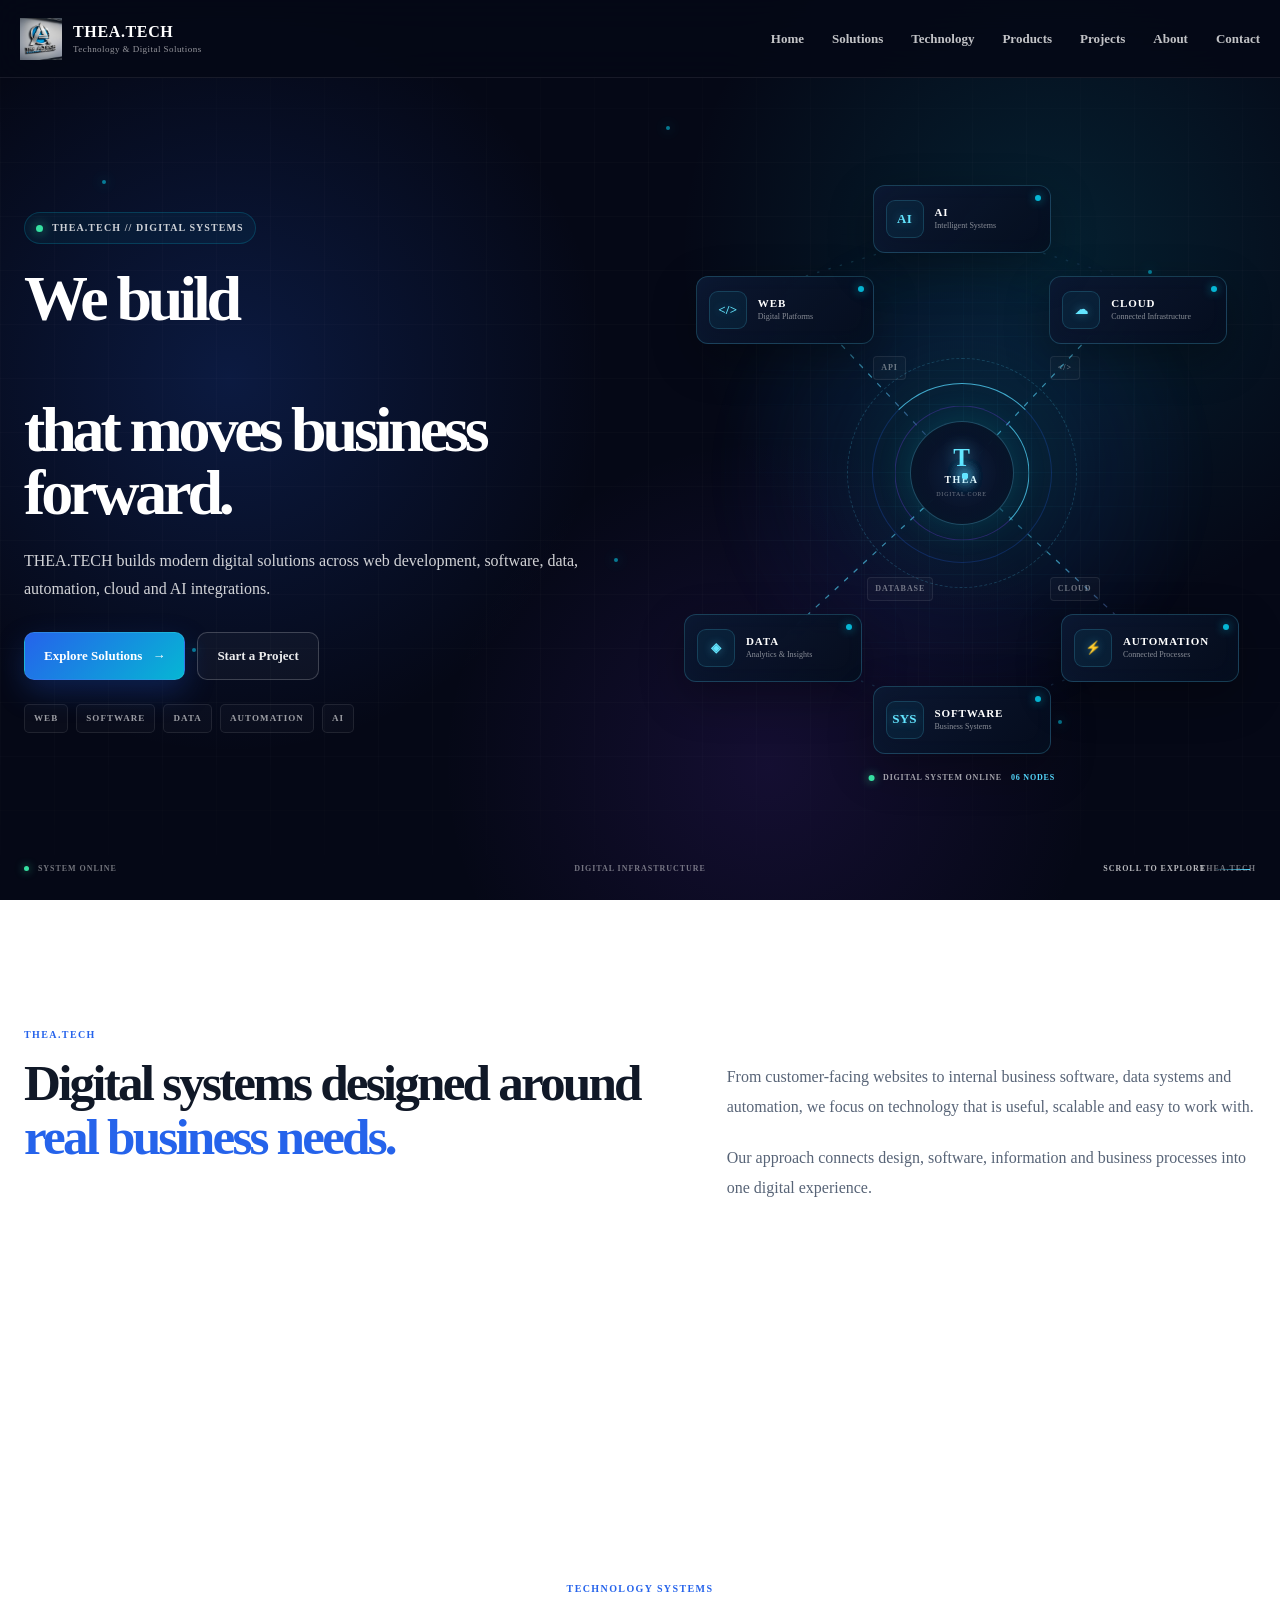
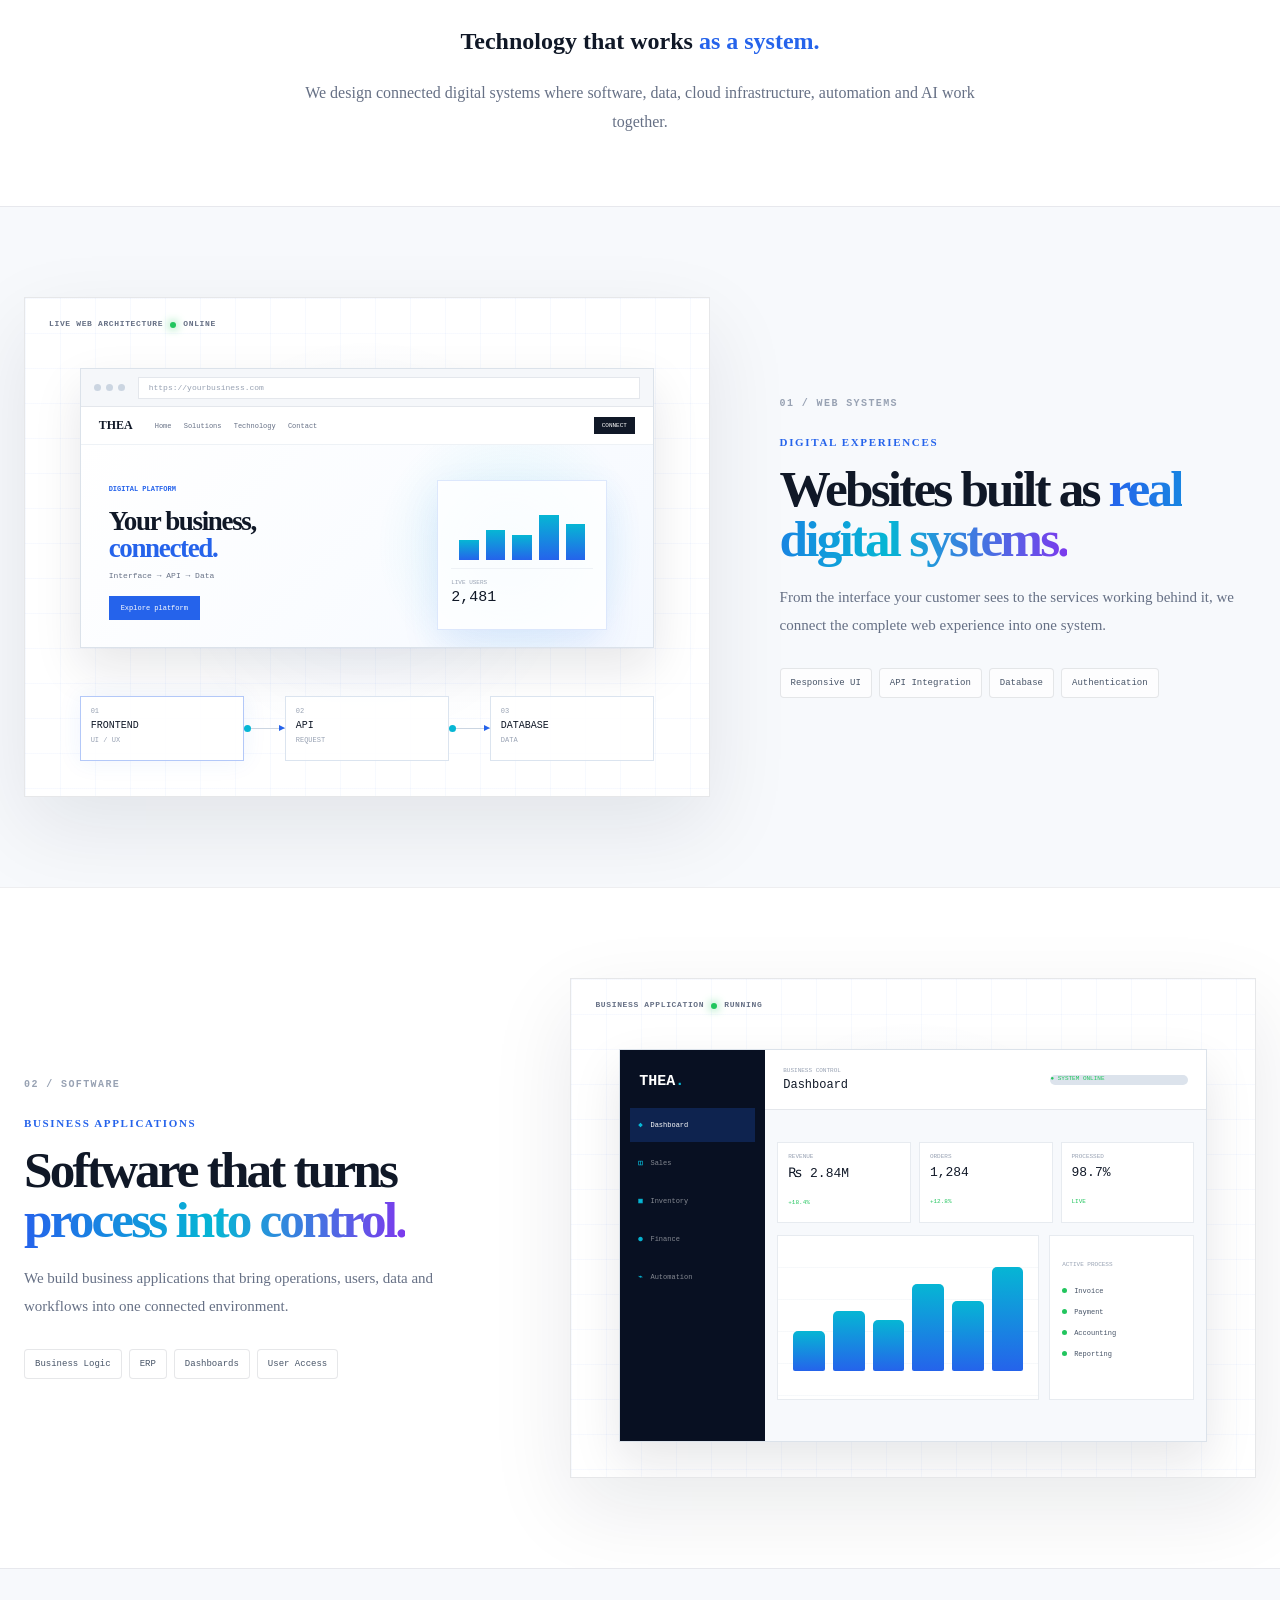
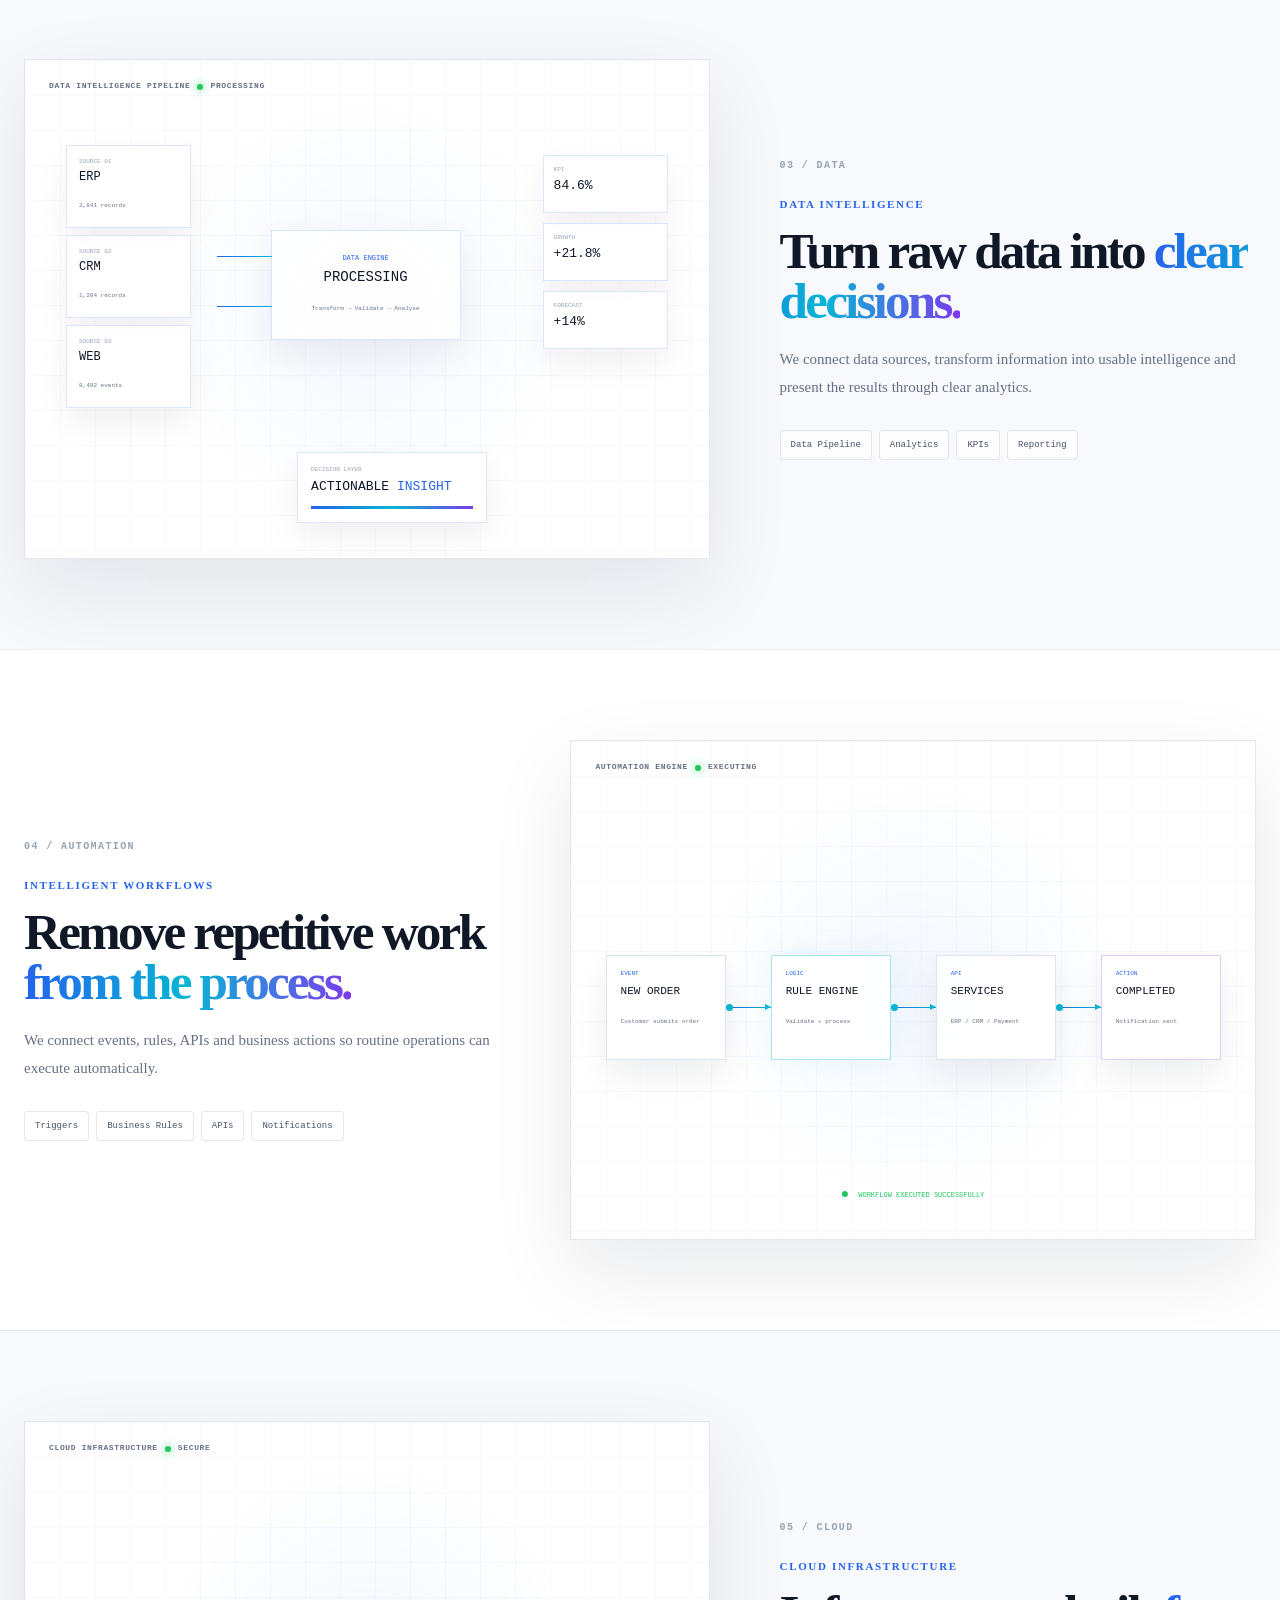
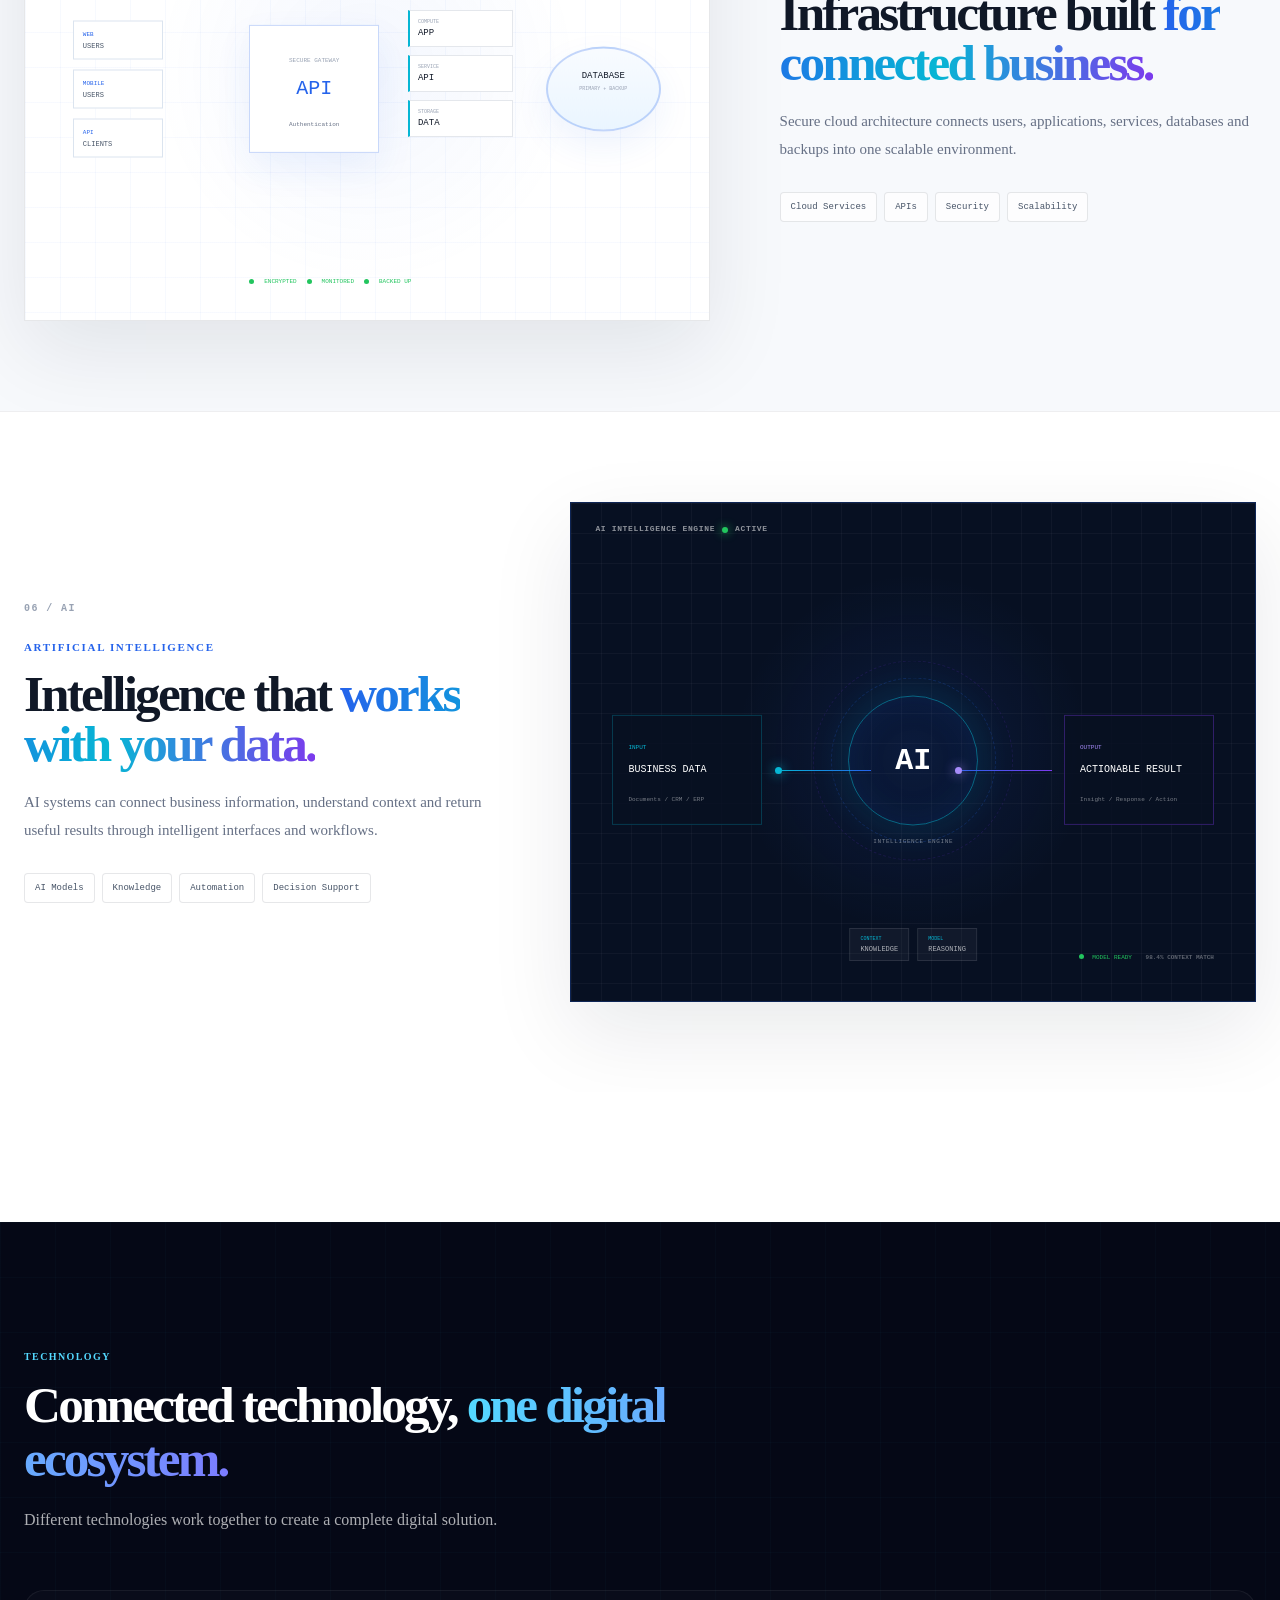
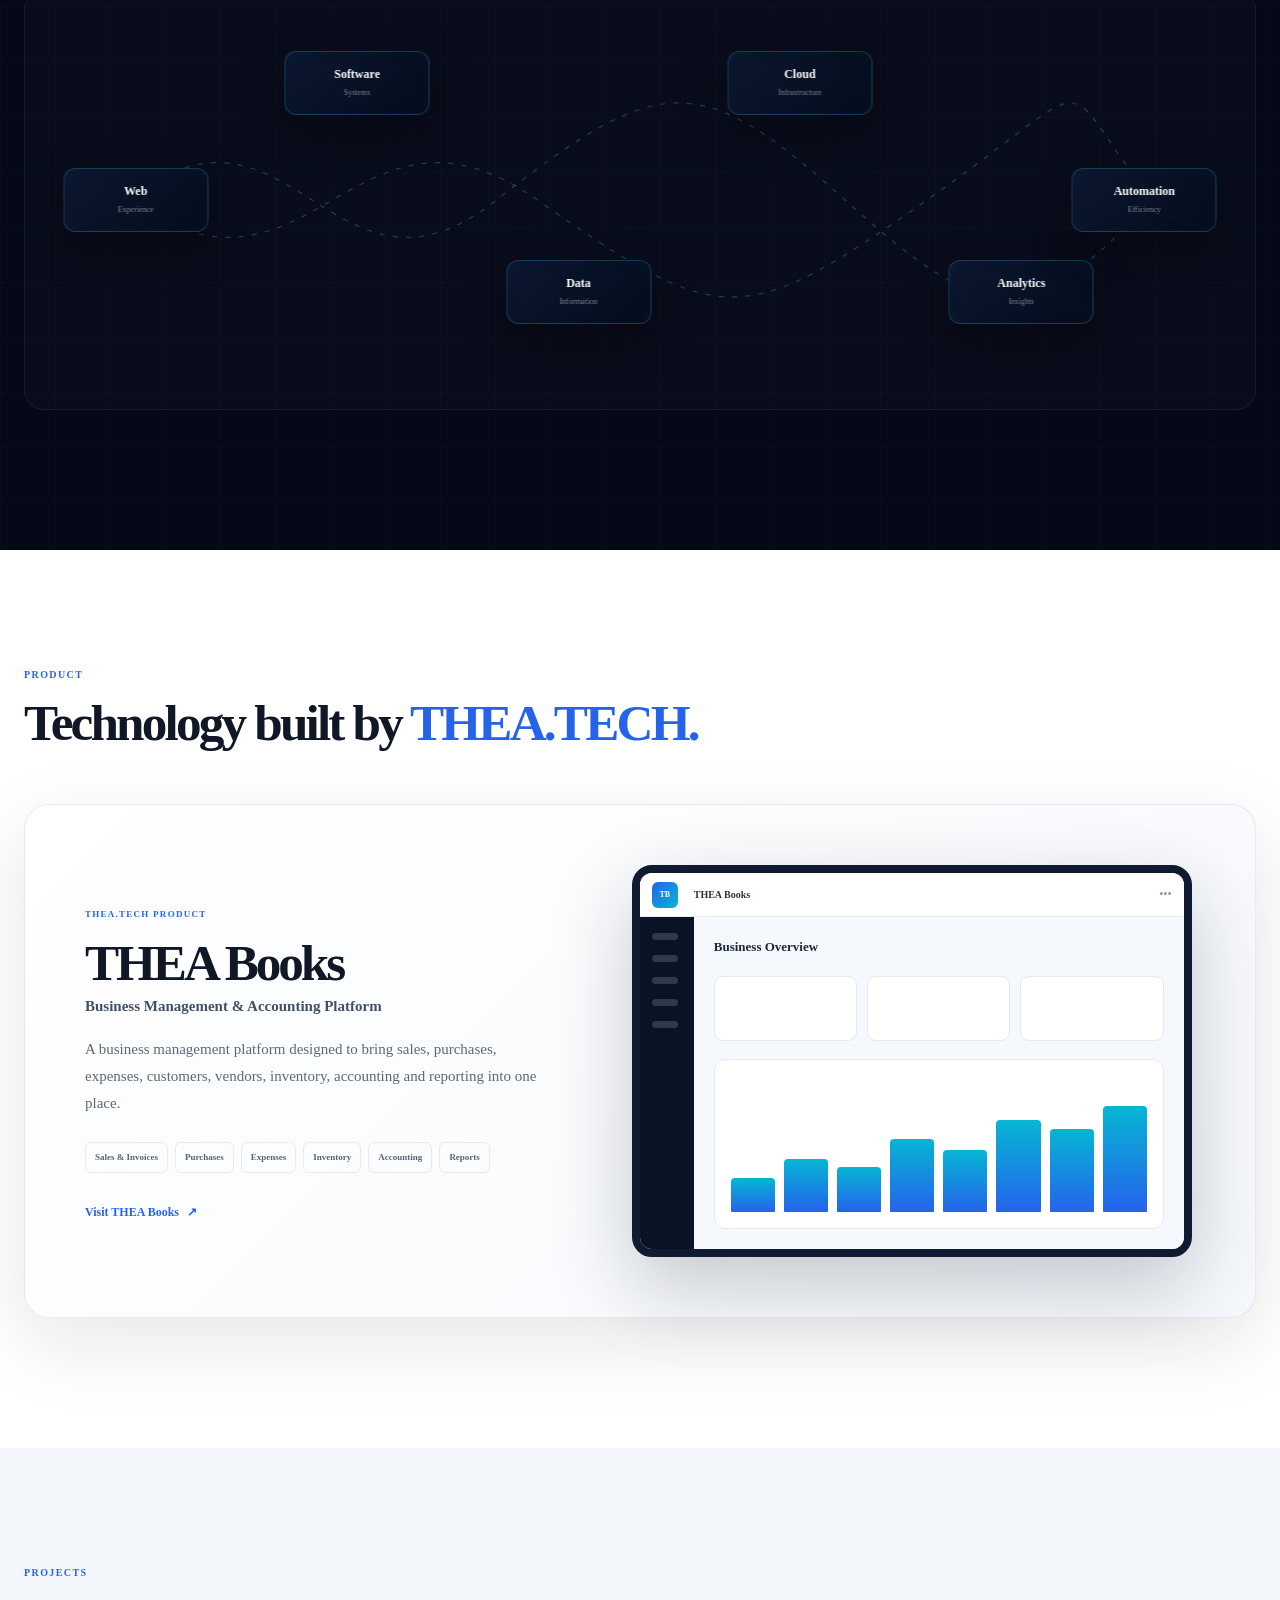
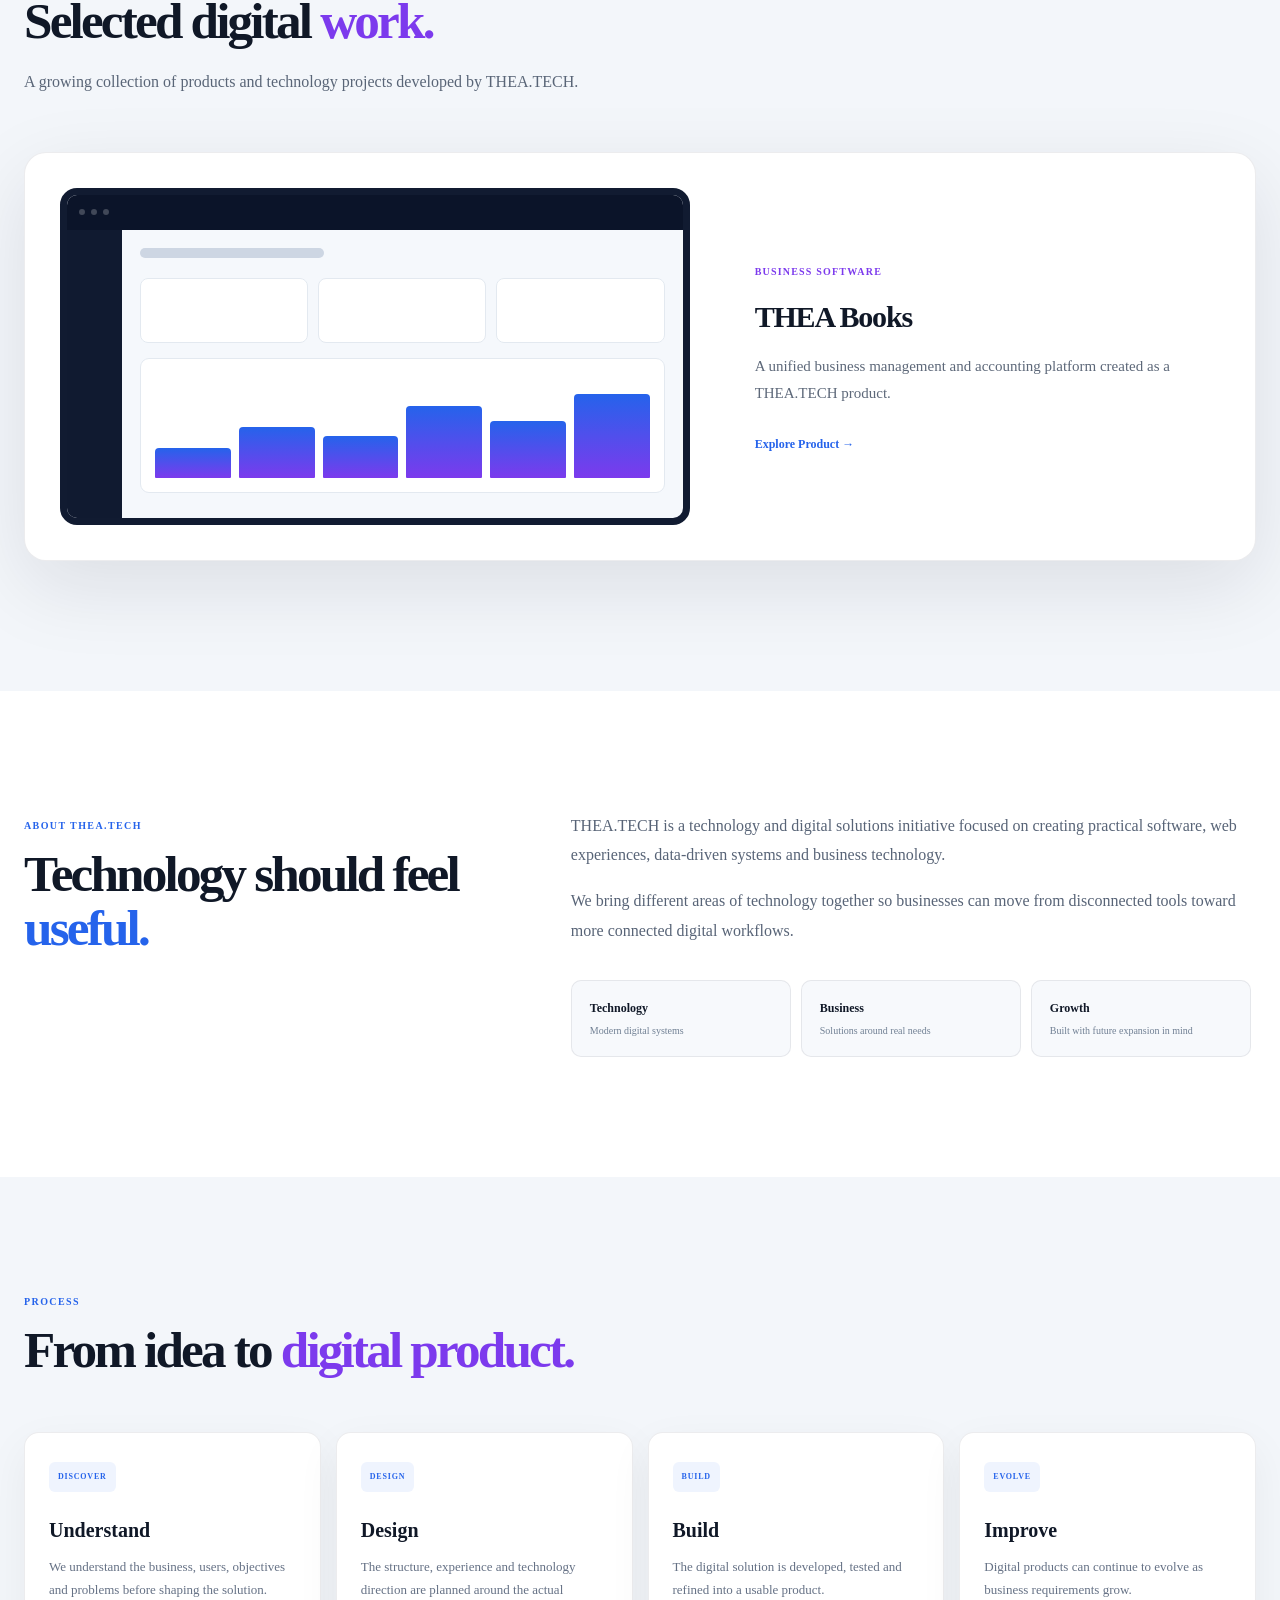
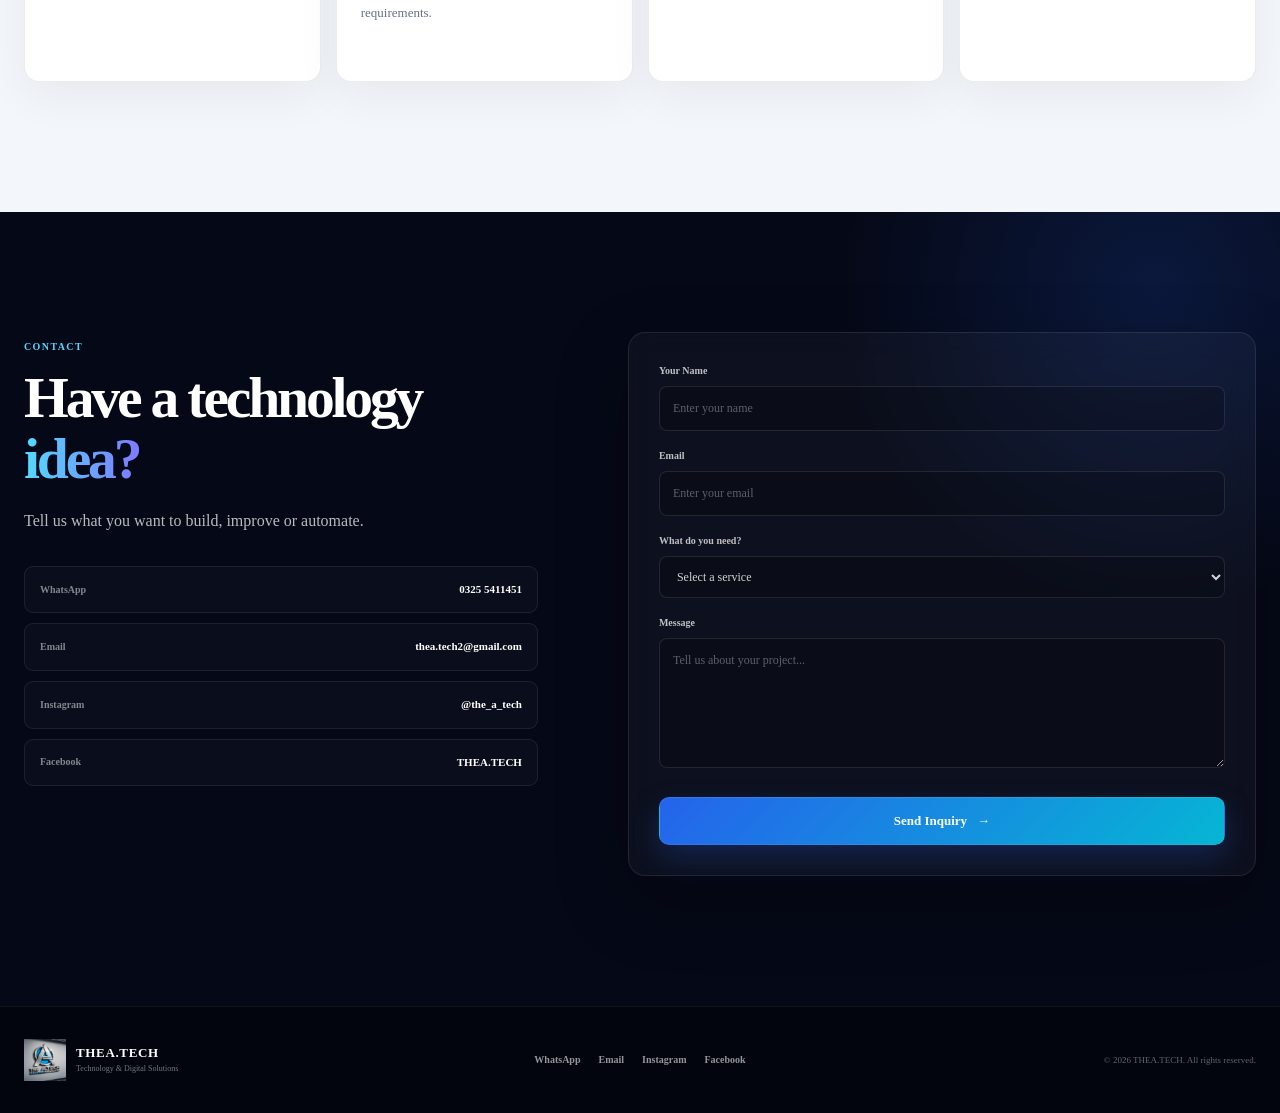
<file: index.html>
<!DOCTYPE html>
<html lang="en">

<head>

    <meta charset="UTF-8">

    <meta
        name="viewport"
        content="width=device-width, initial-scale=1.0"
    >

    <meta
        name="description"
        content="THEA.TECH — Technology, software, data, automation and digital solutions."
    >

    <title>THEA.TECH | Technology & Digital Solutions</title>

    <link
        rel="stylesheet"
        href="style.css"
    >

</head>


<body>


    <!-- =====================================================
         PARTICLE BACKGROUND
    ====================================================== -->

    <canvas id="particles"></canvas>



    <!-- =====================================================
         NAVIGATION
    ====================================================== -->

    <header class="site-header">

        <div class="nav-container">


            <a
                href="#home"
                class="brand"
            >

                <img
                    src="logo.png"
                    alt="THEA.TECH"
                >

                <div class="brand-text">

                    <strong>
                        THEA.TECH
                    </strong>

                    <span>
                        Technology & Digital Solutions
                    </span>

                </div>

            </a>



            <button
                class="menu-toggle"
                id="menuToggle"
                aria-label="Open menu"
            >

                <span></span>
                <span></span>
                <span></span>

            </button>



            <nav id="mainNav">

                <a href="#home">
                    Home
                </a>

                <a href="#solutions">
                    Solutions
                </a>

                <a href="#technology">
                    Technology
                </a>

                <a href="#products">
                    Products
                </a>

                <a href="#projects">
                    Projects
                </a>

                <a href="#about">
                    About
                </a>

                <a href="#contact">
                    Contact
                </a>

            </nav>


        </div>

    </header>




    <main>



        <!-- =================================================
             HERO
        ================================================== -->

        <section
            class="hero section-dark"
            id="home"
        >


            <!-- Ambient technology background -->

            <div class="hero-ambient"></div>

            <div class="hero-grid"></div>



            <!-- Floating tech objects -->

            <div class="tech-particle-field">

                <span class="tech-particle p1"></span>

                <span class="tech-particle p2"></span>

                <span class="tech-particle p3"></span>

                <span class="tech-particle p4"></span>

                <span class="tech-particle p5"></span>

                <span class="tech-particle p6"></span>

            </div>




            <div class="hero-container">



                <!-- =================================================
                     HERO LEFT CONTENT
                ================================================== -->

                <div class="hero-copy reveal">


                    <div class="eyebrow">

                        <span class="status-dot"></span>

                        <span>
                            THEA.TECH // DIGITAL SYSTEMS
                        </span>

                    </div>



                    <h1>

                        We build

                        <span class="hero-word">

                            <span>
                                technology.
                            </span>

                            <span>
                                software.
                            </span>

                            <span>
                                data systems.
                            </span>

                            <span>
                                automation.
                            </span>

                        </span>


                        <br>


                        that moves business forward.

                    </h1>



                    <p class="hero-description">

                        THEA.TECH builds modern digital solutions
                        across web development, software, data,
                        automation, cloud and AI integrations.

                    </p>



                    <div class="hero-actions">


                        <a
                            href="#solutions"
                            class="btn btn-primary"
                        >

                            Explore Solutions

                            <span>
                                →
                            </span>

                        </a>



                        <a
                            href="#contact"
                            class="btn btn-outline"
                        >

                            Start a Project

                        </a>


                    </div>



                    <div class="hero-capabilities">

                        <span>
                            WEB
                        </span>

                        <span>
                            SOFTWARE
                        </span>

                        <span>
                            DATA
                        </span>

                        <span>
                            AUTOMATION
                        </span>

                        <span>
                            AI
                        </span>

                    </div>


                </div>




                <!-- =================================================
                     NEW FUTURISTIC TECHNOLOGY ARCHITECTURE
                ================================================== -->

                <div
                    class="hero-visual reveal tech-architecture"
                    id="technologyVisual"
                >


                    <!-- Main visual glow -->

                    <div class="tech-visual-glow"></div>


                    <!-- Digital grid -->

                    <div class="tech-grid"></div>



                    <!-- =================================================
                         TECHNOLOGY NETWORK
                    ================================================== -->

                    <svg
                        class="tech-network"
                        viewBox="0 0 760 650"
                        preserveAspectRatio="none"
                    >

                        <defs>

                            <linearGradient
                                id="techLineGradient"
                                x1="0%"
                                y1="0%"
                                x2="100%"
                                y2="100%"
                            >

                                <stop
                                    offset="0%"
                                    stop-color="#54d9ff"
                                    stop-opacity="0.08"
                                />

                                <stop
                                    offset="50%"
                                    stop-color="#54d9ff"
                                    stop-opacity="0.75"
                                />

                                <stop
                                    offset="100%"
                                    stop-color="#8d7cff"
                                    stop-opacity="0.12"
                                />

                            </linearGradient>

                        </defs>



                        <!-- Main network -->

                        <path
                            class="network-line"
                            d="M380 325 L150 135"
                        />

                        <path
                            class="network-line"
                            d="M380 325 L610 135"
                        />

                        <path
                            class="network-line"
                            d="M380 325 L135 500"
                        />

                        <path
                            class="network-line"
                            d="M380 325 L625 500"
                        />

                        <path
                            class="network-line"
                            d="M380 325 L380 80"
                        />

                        <path
                            class="network-line"
                            d="M380 325 L380 570"
                        />



                        <!-- Secondary network -->

                        <path
                            class="network-line secondary"
                            d="M150 135 L380 80 L610 135"
                        />

                        <path
                            class="network-line secondary"
                            d="M135 500 L380 570 L625 500"
                        />

                    </svg>




                    <!-- =================================================
                         MOVING DATA PACKETS
                    ================================================== -->

                    <span class="flow-particle flow-1"></span>

                    <span class="flow-particle flow-2"></span>

                    <span class="flow-particle flow-3"></span>

                    <span class="flow-particle flow-4"></span>

                    <span class="flow-particle flow-5"></span>

                    <span class="flow-particle flow-6"></span>




                    <!-- =================================================
                         CLOUD NODE
                    ================================================== -->

                    <div class="architecture-node tech-node-cloud">


                        <div class="architecture-node-icon">
                            ☁
                        </div>


                        <div class="architecture-node-content">

                            <strong>
                                CLOUD
                            </strong>

                            <span>
                                Connected Infrastructure
                            </span>

                        </div>


                        <i></i>

                    </div>




                    <!-- =================================================
                         WEB NODE
                    ================================================== -->

                    <div class="architecture-node tech-node-web">


                        <div class="architecture-node-icon">
                            &lt;/&gt;
                        </div>


                        <div class="architecture-node-content">

                            <strong>
                                WEB
                            </strong>

                            <span>
                                Digital Platforms
                            </span>

                        </div>


                        <i></i>

                    </div>




                    <!-- =================================================
                         DATA NODE
                    ================================================== -->

                    <div class="architecture-node tech-node-data">


                        <div class="architecture-node-icon">
                            ◈
                        </div>


                        <div class="architecture-node-content">

                            <strong>
                                DATA
                            </strong>

                            <span>
                                Analytics & Insights
                            </span>

                        </div>


                        <i></i>

                    </div>




                    <!-- =================================================
                         SOFTWARE NODE
                    ================================================== -->

                    <div class="architecture-node tech-node-software">


                        <div class="architecture-node-icon">
                            SYS
                        </div>


                        <div class="architecture-node-content">

                            <strong>
                                SOFTWARE
                            </strong>

                            <span>
                                Business Systems
                            </span>

                        </div>


                        <i></i>

                    </div>




                    <!-- =================================================
                         AI NODE
                    ================================================== -->

                    <div class="architecture-node tech-node-ai">


                        <div class="architecture-node-icon">
                            AI
                        </div>


                        <div class="architecture-node-content">

                            <strong>
                                AI
                            </strong>

                            <span>
                                Intelligent Systems
                            </span>

                        </div>


                        <i></i>

                    </div>




                    <!-- =================================================
                         AUTOMATION NODE
                    ================================================== -->

                    <div class="architecture-node tech-node-automation">


                        <div class="architecture-node-icon">
                            ⚡
                        </div>


                        <div class="architecture-node-content">

                            <strong>
                                AUTOMATION
                            </strong>

                            <span>
                                Connected Processes
                            </span>

                        </div>


                        <i></i>

                    </div>




                    <!-- =================================================
                         CENTRAL DIGITAL CORE
                    ================================================== -->

                    <div class="digital-core">


                        <div class="core-outer-ring"></div>

                        <div class="core-middle-ring"></div>

                        <div class="core-inner-ring"></div>



                        <div class="core-center">

                            <div class="core-symbol">
                                T
                            </div>

                            <strong>
                                THEA
                            </strong>

                            <span>
                                DIGITAL CORE
                            </span>

                        </div>


                    </div>




                    <!-- =================================================
                         FLOATING TECH LABELS
                    ================================================== -->

                    <div class="tech-label label-api">
                        API
                    </div>

                    <div class="tech-label label-code">
                        &lt;/&gt;
                    </div>

                    <div class="tech-label label-db">
                        DATABASE
                    </div>

                    <div class="tech-label label-cloud">
                        CLOUD
                    </div>




                    <!-- =================================================
                         SYSTEM STATUS
                    ================================================== -->

                    <div class="tech-status-bar">


                        <span class="status-live"></span>


                        <span>
                            DIGITAL SYSTEM ONLINE
                        </span>


                        <b>
                            06 NODES
                        </b>


                    </div>


                </div>


            </div>




            <!-- =================================================
                 HERO SYSTEM BAR
            ================================================== -->

            <div class="hero-system-bar">


                <div>

                    <span class="system-dot"></span>

                    SYSTEM ONLINE

                </div>


                <div>
                    DIGITAL INFRASTRUCTURE
                </div>


                <div>
                    THEA.TECH
                </div>


            </div>




            <!-- =================================================
                 SCROLL INDICATOR
            ================================================== -->

            <div class="hero-scroll">

                <span>
                    SCROLL TO EXPLORE
                </span>

                <div class="scroll-line"></div>

            </div>


        </section>




        <!-- =================================================
             INTRO
        ================================================== -->

        <section class="intro section-light">


            <div class="container intro-layout">


                <div class="reveal">


                    <span class="section-label">
                        THEA.TECH
                    </span>


                    <h2>

                        Digital systems designed around

                        <span class="blue-text">
                            real business needs.
                        </span>

                    </h2>


                </div>



                <div class="intro-text reveal">


                    <p>

                        From customer-facing websites to internal
                        business software, data systems and
                        automation, we focus on technology that is
                        useful, scalable and easy to work with.

                    </p>


                    <p>

                        Our approach connects design, software,
                        information and business processes into one
                        digital experience.

                    </p>


                </div>


            </div>


        </section>




        <!-- =================================================
             SOLUTIONS
        ================================================== -->

        <!-- =========================================================
     SOLUTIONS — THEA.TECH TECHNOLOGY SYSTEMS
     ========================================================= -->

<section class="solutions section-light" id="solutions">

    <!-- SECTION INTRO -->
    <div class="container solutions-intro">

        <div class="section-label">
            TECHNOLOGY SYSTEMS
        </div>

        <h2>
            Technology that works
            <span class="blue-text">as a system.</span>
        </h2>

        <p>
            We design connected digital systems where software,
            data, cloud infrastructure, automation and AI work together.
        </p>

    </div>


    <!-- =====================================================
         01 — WEB DEVELOPMENT
         ===================================================== -->

    <article class="tech-solution web-system">

        <div class="container tech-solution-inner">

            <div class="tech-solution-copy">

                <div class="solution-index">
                    01 / WEB SYSTEMS
                </div>

                <div class="solution-kicker">
                    DIGITAL EXPERIENCES
                </div>

                <h3>
                    Websites built as
                    <span>real digital systems.</span>
                </h3>

                <p>
                    From the interface your customer sees to the
                    services working behind it, we connect the
                    complete web experience into one system.
                </p>

                <div class="system-functions">

                    <span>Responsive UI</span>
                    <span>API Integration</span>
                    <span>Database</span>
                    <span>Authentication</span>

                </div>

            </div>


            <div class="tech-system-visual web-system-visual">

                <div class="system-top-label">
                    LIVE WEB ARCHITECTURE
                    <i></i>
                    ONLINE
                </div>


                <div class="web-browser">

                    <div class="browser-chrome">

                        <div class="chrome-dots">
                            <i></i>
                            <i></i>
                            <i></i>
                        </div>

                        <div class="browser-url">
                            https://yourbusiness.com
                        </div>

                    </div>


                    <div class="web-interface">

                        <div class="web-nav">

                            <strong>
                                THEA
                            </strong>

                            <div>
                                Home
                                Solutions
                                Technology
                                Contact
                            </div>

                            <span>
                                CONNECT
                            </span>

                        </div>


                        <div class="web-content">

                            <div class="web-content-copy">

                                <small>
                                    DIGITAL PLATFORM
                                </small>

                                <h4>
                                    Your business,
                                    <strong>connected.</strong>
                                </h4>

                                <p>
                                    Interface → API → Data
                                </p>

                                <div class="web-button">
                                    Explore platform
                                </div>

                            </div>


                            <div class="web-dashboard">

                                <div class="mini-chart">
                                    <i></i>
                                    <i></i>
                                    <i></i>
                                    <i></i>
                                    <i></i>
                                </div>

                                <div class="mini-stat">
                                    <small>LIVE USERS</small>
                                    <strong>2,481</strong>
                                </div>

                            </div>

                        </div>

                    </div>

                </div>


                <!-- SYSTEM FLOW -->

                <div class="system-flow web-flow">

                    <div class="flow-node active">

                        <small>01</small>
                        <strong>FRONTEND</strong>
                        <span>UI / UX</span>

                    </div>

                    <div class="flow-connection">
                        <i></i>
                    </div>

                    <div class="flow-node">

                        <small>02</small>
                        <strong>API</strong>
                        <span>REQUEST</span>

                    </div>

                    <div class="flow-connection">
                        <i></i>
                    </div>

                    <div class="flow-node">

                        <small>03</small>
                        <strong>DATABASE</strong>
                        <span>DATA</span>

                    </div>

                </div>

            </div>

        </div>

    </article>


    <!-- =====================================================
         02 — SOFTWARE
         ===================================================== -->

    <article class="tech-solution software-system">

        <div class="container tech-solution-inner">

            <div class="tech-solution-copy">

                <div class="solution-index">
                    02 / SOFTWARE
                </div>

                <div class="solution-kicker">
                    BUSINESS APPLICATIONS
                </div>

                <h3>
                    Software that turns
                    <span>process into control.</span>
                </h3>

                <p>
                    We build business applications that bring
                    operations, users, data and workflows into
                    one connected environment.
                </p>

                <div class="system-functions">

                    <span>Business Logic</span>
                    <span>ERP</span>
                    <span>Dashboards</span>
                    <span>User Access</span>

                </div>

            </div>


            <div class="tech-system-visual software-system-visual">

                <div class="system-top-label">
                    BUSINESS APPLICATION
                    <i></i>
                    RUNNING
                </div>


                <div class="software-interface">

                    <aside class="software-nav">

                        <div class="software-brand">
                            THEA<span>.</span>
                        </div>

                        <div class="software-menu active">
                            <b>◈</b>
                            Dashboard
                        </div>

                        <div class="software-menu">
                            <b>◫</b>
                            Sales
                        </div>

                        <div class="software-menu">
                            <b>▣</b>
                            Inventory
                        </div>

                        <div class="software-menu">
                            <b>◉</b>
                            Finance
                        </div>

                        <div class="software-menu">
                            <b>⌁</b>
                            Automation
                        </div>

                    </aside>


                    <main class="software-workspace">

                        <div class="software-header">

                            <div>
                                <small>BUSINESS CONTROL</small>
                                <strong>Dashboard</strong>
                            </div>

                            <span class="online-user">
                                ● SYSTEM ONLINE
                            </span>

                        </div>


                        <div class="software-kpis">

                            <div>
                                <small>REVENUE</small>
                                <strong>₨ 2.84M</strong>
                                <span>+18.4%</span>
                            </div>

                            <div>
                                <small>ORDERS</small>
                                <strong>1,284</strong>
                                <span>+12.8%</span>
                            </div>

                            <div>
                                <small>PROCESSED</small>
                                <strong>98.7%</strong>
                                <span>LIVE</span>
                            </div>

                        </div>


                        <div class="software-analytics">

                            <div class="software-chart">

                                <div class="chart-line"></div>

                                <div class="chart-bars">

                                    <i></i>
                                    <i></i>
                                    <i></i>
                                    <i></i>
                                    <i></i>
                                    <i></i>

                                </div>

                            </div>


                            <div class="software-process">

                                <small>ACTIVE PROCESS</small>

                                <div>
                                    <i></i>
                                    Invoice
                                </div>

                                <div>
                                    <i></i>
                                    Payment
                                </div>

                                <div>
                                    <i></i>
                                    Accounting
                                </div>

                                <div>
                                    <i></i>
                                    Reporting
                                </div>

                            </div>

                        </div>

                    </main>

                </div>

            </div>

        </div>

    </article>


    <!-- =====================================================
         03 — DATA
         ===================================================== -->

    <article class="tech-solution data-system">

        <div class="container tech-solution-inner">

            <div class="tech-solution-copy">

                <div class="solution-index">
                    03 / DATA
                </div>

                <div class="solution-kicker">
                    DATA INTELLIGENCE
                </div>

                <h3>
                    Turn raw data into
                    <span>clear decisions.</span>
                </h3>

                <p>
                    We connect data sources, transform information
                    into usable intelligence and present the results
                    through clear analytics.
                </p>

                <div class="system-functions">

                    <span>Data Pipeline</span>
                    <span>Analytics</span>
                    <span>KPIs</span>
                    <span>Reporting</span>

                </div>

            </div>


            <div class="tech-system-visual data-system-visual">

                <div class="system-top-label">
                    DATA INTELLIGENCE PIPELINE
                    <i></i>
                    PROCESSING
                </div>


                <div class="data-architecture">

                    <div class="data-source source-1">
                        <small>SOURCE 01</small>
                        <strong>ERP</strong>
                        <span>2,841 records</span>
                    </div>

                    <div class="data-source source-2">
                        <small>SOURCE 02</small>
                        <strong>CRM</strong>
                        <span>1,204 records</span>
                    </div>

                    <div class="data-source source-3">
                        <small>SOURCE 03</small>
                        <strong>WEB</strong>
                        <span>8,492 events</span>
                    </div>


                    <div class="data-pipeline">

                        <div class="pipeline-core">
                            <small>DATA ENGINE</small>
                            <strong>PROCESSING</strong>
                            <span>Transform → Validate → Analyse</span>
                        </div>

                    </div>


                    <div class="data-output">

                        <div>
                            <small>KPI</small>
                            <strong>84.6%</strong>
                        </div>

                        <div>
                            <small>GROWTH</small>
                            <strong>+21.8%</strong>
                        </div>

                        <div>
                            <small>FORECAST</small>
                            <strong>+14%</strong>
                        </div>

                    </div>


                    <div class="data-result">

                        <small>DECISION LAYER</small>

                        <strong>
                            ACTIONABLE
                            <span>INSIGHT</span>
                        </strong>

                        <div class="result-line"></div>

                    </div>

                </div>

            </div>

        </div>

    </article>


    <!-- =====================================================
         04 — AUTOMATION
         ===================================================== -->

    <article class="tech-solution automation-system">

        <div class="container tech-solution-inner">

            <div class="tech-solution-copy">

                <div class="solution-index">
                    04 / AUTOMATION
                </div>

                <div class="solution-kicker">
                    INTELLIGENT WORKFLOWS
                </div>

                <h3>
                    Remove repetitive work
                    <span>from the process.</span>
                </h3>

                <p>
                    We connect events, rules, APIs and business
                    actions so routine operations can execute
                    automatically.
                </p>

                <div class="system-functions">

                    <span>Triggers</span>
                    <span>Business Rules</span>
                    <span>APIs</span>
                    <span>Notifications</span>

                </div>

            </div>


            <div class="tech-system-visual automation-system-visual">

                <div class="system-top-label">
                    AUTOMATION ENGINE
                    <i></i>
                    EXECUTING
                </div>


                <div class="automation-map">

                    <div class="automation-stage stage-trigger">

                        <small>EVENT</small>

                        <strong>
                            NEW ORDER
                        </strong>

                        <span>
                            Customer submits order
                        </span>

                    </div>


                    <div class="automation-arrow">
                        <i></i>
                    </div>


                    <div class="automation-stage stage-rule">

                        <small>LOGIC</small>

                        <strong>
                            RULE ENGINE
                        </strong>

                        <span>
                            Validate + process
                        </span>

                    </div>


                    <div class="automation-arrow">
                        <i></i>
                    </div>


                    <div class="automation-stage stage-api">

                        <small>API</small>

                        <strong>
                            SERVICES
                        </strong>

                        <span>
                            ERP / CRM / Payment
                        </span>

                    </div>


                    <div class="automation-arrow">
                        <i></i>
                    </div>


                    <div class="automation-stage stage-result">

                        <small>ACTION</small>

                        <strong>
                            COMPLETED
                        </strong>

                        <span>
                            Notification sent
                        </span>

                    </div>


                    <div class="automation-status">

                        <span></span>
                        WORKFLOW EXECUTED SUCCESSFULLY

                    </div>

                </div>

            </div>

        </div>

    </article>


    <!-- =====================================================
         05 — CLOUD
         ===================================================== -->

    <article class="tech-solution cloud-system">

        <div class="container tech-solution-inner">

            <div class="tech-solution-copy">

                <div class="solution-index">
                    05 / CLOUD
                </div>

                <div class="solution-kicker">
                    CLOUD INFRASTRUCTURE
                </div>

                <h3>
                    Infrastructure built
                    <span>for connected business.</span>
                </h3>

                <p>
                    Secure cloud architecture connects users,
                    applications, services, databases and backups
                    into one scalable environment.
                </p>

                <div class="system-functions">

                    <span>Cloud Services</span>
                    <span>APIs</span>
                    <span>Security</span>
                    <span>Scalability</span>

                </div>

            </div>


            <div class="tech-system-visual cloud-system-visual">

                <div class="system-top-label">
                    CLOUD INFRASTRUCTURE
                    <i></i>
                    SECURE
                </div>


                <div class="cloud-architecture">

                    <div class="cloud-users">

                        <div>
                            <span>WEB</span>
                            USERS
                        </div>

                        <div>
                            <span>MOBILE</span>
                            USERS
                        </div>

                        <div>
                            <span>API</span>
                            CLIENTS
                        </div>

                    </div>


                    <div class="cloud-gateway">

                        <small>SECURE GATEWAY</small>

                        <strong>
                            API
                        </strong>

                        <span>
                            Authentication
                        </span>

                    </div>


                    <div class="cloud-services">

                        <div>
                            <small>COMPUTE</small>
                            <strong>APP</strong>
                        </div>

                        <div>
                            <small>SERVICE</small>
                            <strong>API</strong>
                        </div>

                        <div>
                            <small>STORAGE</small>
                            <strong>DATA</strong>
                        </div>

                    </div>


                    <div class="cloud-database">

                        <div class="database-cylinder">

                            <span></span>
                            <strong>DATABASE</strong>
                            <small>PRIMARY + BACKUP</small>

                        </div>

                    </div>


                    <div class="cloud-security">
                        <i></i>
                        ENCRYPTED
                        <i></i>
                        MONITORED
                        <i></i>
                        BACKED UP
                    </div>

                </div>

            </div>

        </div>

    </article>


    <!-- =====================================================
         06 — AI
         ===================================================== -->

    <article class="tech-solution ai-system">

        <div class="container tech-solution-inner">

            <div class="tech-solution-copy">

                <div class="solution-index">
                    06 / AI
                </div>

                <div class="solution-kicker">
                    ARTIFICIAL INTELLIGENCE
                </div>

                <h3>
                    Intelligence that
                    <span>works with your data.</span>
                </h3>

                <p>
                    AI systems can connect business information,
                    understand context and return useful results
                    through intelligent interfaces and workflows.
                </p>

                <div class="system-functions">

                    <span>AI Models</span>
                    <span>Knowledge</span>
                    <span>Automation</span>
                    <span>Decision Support</span>

                </div>

            </div>


            <div class="tech-system-visual ai-system-visual">

                <div class="system-top-label">
                    AI INTELLIGENCE ENGINE
                    <i></i>
                    ACTIVE
                </div>


                <div class="ai-architecture">

                    <div class="ai-input">

                        <small>INPUT</small>

                        <strong>
                            BUSINESS DATA
                        </strong>

                        <span>
                            Documents / CRM / ERP
                        </span>

                    </div>


                    <div class="ai-connection">
                        <i></i>
                    </div>


                    <div class="ai-engine">

                        <div class="ai-engine-ring">

                            <div>
                                AI
                            </div>

                        </div>

                        <small>INTELLIGENCE ENGINE</small>

                    </div>


                    <div class="ai-data">

                        <div>
                            <small>CONTEXT</small>
                            KNOWLEDGE
                        </div>

                        <div>
                            <small>MODEL</small>
                            REASONING
                        </div>

                    </div>


                    <div class="ai-connection right">
                        <i></i>
                    </div>


                    <div class="ai-output">

                        <small>OUTPUT</small>

                        <strong>
                            ACTIONABLE RESULT
                        </strong>

                        <span>
                            Insight / Response / Action
                        </span>

                    </div>


                    <div class="ai-status">

                        <span></span>

                        MODEL READY

                        <b>
                            98.4% CONTEXT MATCH
                        </b>

                    </div>

                </div>

            </div>

        </div>

    </article>

</section>



        <!-- =================================================
             TECHNOLOGY
        ================================================== -->

        <section
            class="technology section-dark"
            id="technology"
        >


            <div class="tech-bg-grid"></div>


            <div class="container">


                <div class="section-heading dark-heading reveal">


                    <span class="section-label">
                        TECHNOLOGY
                    </span>


                    <h2>

                        Connected technology,

                        <span class="gradient-text">
                            one digital ecosystem.
                        </span>

                    </h2>


                    <p>

                        Different technologies work together to
                        create a complete digital solution.

                    </p>


                </div>




                <div class="architecture reveal">


                    <svg
                        class="connection-svg"
                        viewBox="0 0 1200 420"
                        preserveAspectRatio="none"
                    >


                        <path
                            d="M100 210 C260 80 300 340 460 210 S660 80 800 210 S980 340 1100 210"
                        />


                        <path
                            d="M100 210 C280 340 320 80 500 210 S700 340 880 210 S1000 80 1100 210"
                        />


                    </svg>



                    <div class="architecture-node node-a">

                        <strong>
                            Web
                        </strong>

                        <span>
                            Experience
                        </span>

                    </div>



                    <div class="architecture-node node-b">

                        <strong>
                            Software
                        </strong>

                        <span>
                            Systems
                        </span>

                    </div>



                    <div class="architecture-node node-c">

                        <strong>
                            Data
                        </strong>

                        <span>
                            Information
                        </span>

                    </div>



                    <div class="architecture-node node-d">

                        <strong>
                            Cloud
                        </strong>

                        <span>
                            Infrastructure
                        </span>

                    </div>



                    <div class="architecture-node node-e">

                        <strong>
                            Analytics
                        </strong>

                        <span>
                            Insights
                        </span>

                    </div>



                    <div class="architecture-node node-f">

                        <strong>
                            Automation
                        </strong>

                        <span>
                            Efficiency
                        </span>

                    </div>


                </div>


            </div>


        </section>




        <!-- =================================================
             PRODUCTS
        ================================================== -->

        <section
            class="products section-light"
            id="products"
        >


            <div class="container">


                <div class="section-heading reveal">


                    <span class="section-label">
                        PRODUCT
                    </span>


                    <h2>

                        Technology built by

                        <span class="blue-text">
                            THEA.TECH.
                        </span>

                    </h2>


                </div>




                <div class="product-showcase reveal">


                    <div class="product-copy">


                        <span class="product-label">
                            THEA.TECH PRODUCT
                        </span>


                        <h3>
                            THEA Books
                        </h3>


                        <h4>
                            Business Management & Accounting Platform
                        </h4>


                        <p>

                            A business management platform designed
                            to bring sales, purchases, expenses,
                            customers, vendors, inventory, accounting
                            and reporting into one place.

                        </p>



                        <div class="product-features">

                            <span>
                                Sales & Invoices
                            </span>

                            <span>
                                Purchases
                            </span>

                            <span>
                                Expenses
                            </span>

                            <span>
                                Inventory
                            </span>

                            <span>
                                Accounting
                            </span>

                            <span>
                                Reports
                            </span>

                        </div>



                        <a
                            href="https://thea-tech.github.io/thea-books/"
                            target="_blank"
                            rel="noopener noreferrer"
                            class="product-link"
                        >

                            Visit THEA Books

                            <span>
                                ↗
                            </span>

                        </a>


                    </div>




                    <div class="product-device">


                        <div class="device-frame">


                            <div class="device-top">


                                <div class="device-brand">
                                    TB
                                </div>


                                <span>
                                    THEA Books
                                </span>


                                <div class="device-menu">
                                    •••
                                </div>


                            </div>



                            <div class="device-content">


                                <div class="device-sidebar">

                                    <i></i>
                                    <i></i>
                                    <i></i>
                                    <i></i>
                                    <i></i>

                                </div>



                                <div class="device-dashboard">


                                    <div class="dash-heading">
                                        Business Overview
                                    </div>



                                    <div class="dash-cards">

                                        <div></div>
                                        <div></div>
                                        <div></div>

                                    </div>



                                    <div class="dash-chart">

                                        <i style="height:25%"></i>
                                        <i style="height:39%"></i>
                                        <i style="height:33%"></i>
                                        <i style="height:54%"></i>
                                        <i style="height:46%"></i>
                                        <i style="height:68%"></i>
                                        <i style="height:61%"></i>
                                        <i style="height:78%"></i>

                                    </div>


                                </div>


                            </div>


                        </div>


                    </div>


                </div>


            </div>


        </section>




        <!-- =================================================
             PROJECTS
        ================================================== -->

        <section
            class="projects section-soft"
            id="projects"
        >


            <div class="container">


                <div class="section-heading reveal">


                    <span class="section-label">
                        PROJECTS
                    </span>


                    <h2>

                        Selected digital

                        <span class="violet-text">
                            work.
                        </span>

                    </h2>


                    <p>

                        A growing collection of products and
                        technology projects developed by THEA.TECH.

                    </p>


                </div>




                <div class="project-card reveal">


                    <div class="project-preview">


                        <div class="project-browser">


                            <div class="project-bar">

                                <span></span>
                                <span></span>
                                <span></span>

                            </div>



                            <div class="project-content">


                                <div class="project-sidebar"></div>


                                <div class="project-main">


                                    <div class="project-title"></div>


                                    <div class="project-blocks">

                                        <div></div>
                                        <div></div>
                                        <div></div>

                                    </div>


                                    <div class="project-graph">

                                        <i></i>
                                        <i></i>
                                        <i></i>
                                        <i></i>
                                        <i></i>
                                        <i></i>

                                    </div>


                                </div>


                            </div>


                        </div>


                    </div>




                    <div class="project-info">


                        <span>
                            Business Software
                        </span>


                        <h3>
                            THEA Books
                        </h3>


                        <p>

                            A unified business management and
                            accounting platform created as a
                            THEA.TECH product.

                        </p>


                        <a
                            href="https://thea-tech.github.io/thea-books/"
                            target="_blank"
                            rel="noopener noreferrer"
                        >

                            Explore Product →

                        </a>


                    </div>


                </div>


            </div>


        </section>




        <!-- =================================================
             ABOUT
        ================================================== -->

        <section
            class="about section-light"
            id="about"
        >


            <div class="container about-layout">


                <div class="reveal">


                    <span class="section-label">
                        ABOUT THEA.TECH
                    </span>


                    <h2>

                        Technology should feel

                        <span class="blue-text">
                            useful.
                        </span>

                    </h2>


                </div>



                <div class="about-copy reveal">


                    <p>

                        THEA.TECH is a technology and digital
                        solutions initiative focused on creating
                        practical software, web experiences,
                        data-driven systems and business technology.

                    </p>


                    <p>

                        We bring different areas of technology
                        together so businesses can move from
                        disconnected tools toward more connected
                        digital workflows.

                    </p>



                    <div class="about-values">


                        <div>

                            <strong>
                                Technology
                            </strong>

                            <span>
                                Modern digital systems
                            </span>

                        </div>


                        <div>

                            <strong>
                                Business
                            </strong>

                            <span>
                                Solutions around real needs
                            </span>

                        </div>


                        <div>

                            <strong>
                                Growth
                            </strong>

                            <span>
                                Built with future expansion in mind
                            </span>

                        </div>


                    </div>


                </div>


            </div>


        </section>




        <!-- =================================================
             PROCESS
        ================================================== -->

        <section class="process section-soft">


            <div class="container">


                <div class="section-heading reveal">


                    <span class="section-label">
                        PROCESS
                    </span>


                    <h2>

                        From idea to

                        <span class="violet-text">
                            digital product.
                        </span>

                    </h2>


                </div>




                <div class="process-grid">


                    <article class="process-card reveal">


                        <div class="process-icon">
                            DISCOVER
                        </div>


                        <h3>
                            Understand
                        </h3>


                        <p>

                            We understand the business, users,
                            objectives and problems before shaping
                            the solution.

                        </p>


                    </article>



                    <article class="process-card reveal">


                        <div class="process-icon">
                            DESIGN
                        </div>


                        <h3>
                            Design
                        </h3>


                        <p>

                            The structure, experience and technology
                            direction are planned around the actual
                            requirements.

                        </p>


                    </article>



                    <article class="process-card reveal">


                        <div class="process-icon">
                            BUILD
                        </div>


                        <h3>
                            Build
                        </h3>


                        <p>

                            The digital solution is developed,
                            tested and refined into a usable product.

                        </p>


                    </article>



                    <article class="process-card reveal">


                        <div class="process-icon">
                            EVOLVE
                        </div>


                        <h3>
                            Improve
                        </h3>


                        <p>

                            Digital products can continue to evolve
                            as business requirements grow.

                        </p>


                    </article>


                </div>


            </div>


        </section>




        <!-- =================================================
             CONTACT
        ================================================== -->

        <section
            class="contact section-dark"
            id="contact"
        >


            <div class="contact-glow"></div>


            <div class="container">


                <div class="contact-layout">


                    <div class="contact-copy reveal">


                        <span class="section-label">
                            CONTACT
                        </span>


                        <h2>

                            Have a technology

                            <span class="gradient-text">
                                idea?
                            </span>

                        </h2>


                        <p>

                            Tell us what you want to build,
                            improve or automate.

                        </p>



                        <div class="contact-links">


                            <a
                                href="https://wa.me/923255411451"
                                target="_blank"
                                rel="noopener noreferrer"
                            >

                                <span>
                                    WhatsApp
                                </span>

                                <b>
                                    0325 5411451
                                </b>

                            </a>



                            <a
                                href="mailto:thea.tech2@gmail.com"
                            >

                                <span>
                                    Email
                                </span>

                                <b>
                                    thea.tech2@gmail.com
                                </b>

                            </a>



                            <a
                                href="https://www.instagram.com/the_a_tech?stkn=MWs2cXd6ZGh5bnhmNw=="
                                target="_blank"
                                rel="noopener noreferrer"
                            >

                                <span>
                                    Instagram
                                </span>

                                <b>
                                    @the_a_tech
                                </b>

                            </a>



                            <a
                                href="https://www.facebook.com/61558368271727"
                                target="_blank"
                                rel="noopener noreferrer"
                            >

                                <span>
                                    Facebook
                                </span>

                                <b>
                                    THEA.TECH
                                </b>

                            </a>


                        </div>


                    </div>




                    <form
                        class="contact-form reveal"
                        action="https://formsubmit.co/thea.tech2@gmail.com"
                        method="POST"
                    >


                        <input
                            type="hidden"
                            name="_subject"
                            value="New THEA.TECH Website Inquiry"
                        >


                        <input
                            type="hidden"
                            name="_template"
                            value="table"
                        >


                        <input
                            type="hidden"
                            name="_captcha"
                            value="true"
                        >


                        <input
                            type="hidden"
                            name="_next"
                            value="https://thea-tech.github.io/theatech/?sent=1"
                        >



                        <label>


                            <span>
                                Your Name
                            </span>


                            <input
                                type="text"
                                name="name"
                                placeholder="Enter your name"
                                required
                            >


                        </label>



                        <label>


                            <span>
                                Email
                            </span>


                            <input
                                type="email"
                                name="email"
                                placeholder="Enter your email"
                                required
                            >


                        </label>



                        <label>


                            <span>
                                What do you need?
                            </span>


                            <select
                                name="service"
                                required
                            >


                                <option value="">
                                    Select a service
                                </option>


                                <option>
                                    Web Development
                                </option>


                                <option>
                                    Software Development
                                </option>


                                <option>
                                    Data Analytics
                                </option>


                                <option>
                                    Business Automation
                                </option>


                                <option>
                                    Cloud Solutions
                                </option>


                                <option>
                                    AI & Integrations
                                </option>


                            </select>


                        </label>



                        <label>


                            <span>
                                Message
                            </span>


                            <textarea
                                name="message"
                                rows="5"
                                placeholder="Tell us about your project..."
                                required
                            ></textarea>


                        </label>



                        <button
                            type="submit"
                            class="btn btn-primary form-button"
                        >

                            Send Inquiry

                            <span>
                                →
                            </span>

                        </button>


                    </form>


                </div>


            </div>


        </section>


    </main>




    <!-- =====================================================
         FOOTER
    ====================================================== -->

    <footer>


        <div class="container footer-inner">


            <div class="footer-brand">


                <img
                    src="logo.png"
                    alt="THEA.TECH"
                >


                <div>

                    <strong>
                        THEA.TECH
                    </strong>

                    <span>
                        Technology & Digital Solutions
                    </span>

                </div>


            </div>




            <div class="footer-social">


                <a
                    href="https://wa.me/923255411451"
                    target="_blank"
                    rel="noopener noreferrer"
                >
                    WhatsApp
                </a>


                <a
                    href="mailto:thea.tech2@gmail.com"
                >
                    Email
                </a>


                <a
                    href="https://www.instagram.com/the_a_tech?stkn=MWs2cXd6ZGh5bnhmNw=="
                    target="_blank"
                    rel="noopener noreferrer"
                >
                    Instagram
                </a>


                <a
                    href="https://www.facebook.com/61558368271727"
                    target="_blank"
                    rel="noopener noreferrer"
                >
                    Facebook
                </a>


            </div>




            <p>

                © 2026 THEA.TECH. All rights reserved.

            </p>


        </div>


    </footer>




    <script src="script.js"></script>


</body>

</html>
</file>
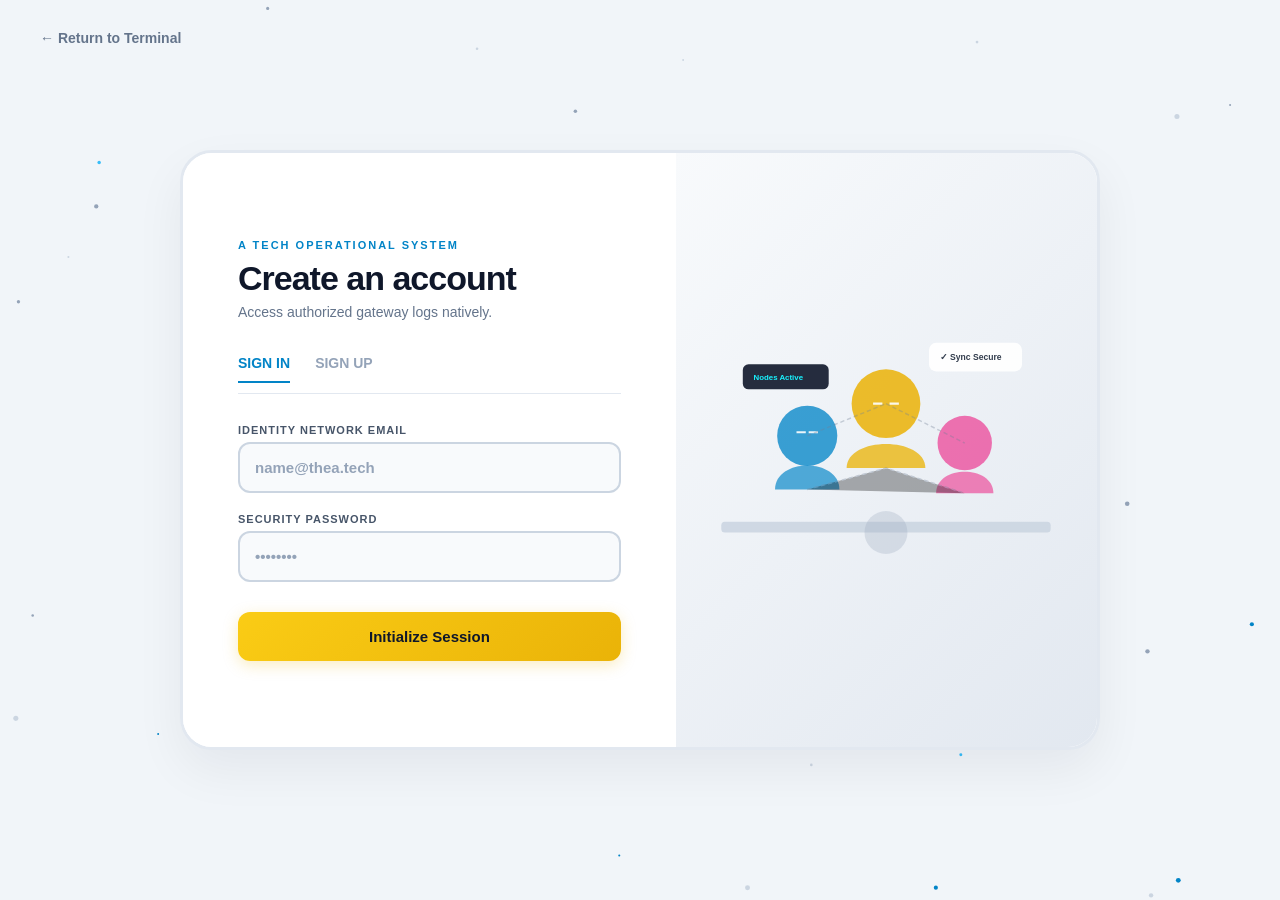
<file: portal.html>
<!DOCTYPE html>
<html lang="en">
<head>
    <meta charset="UTF-8">
    <meta name="viewport" content="width=device-width, initial-scale=1.0">
    <title>Cyber Gateway Portal | THEA.TECH</title>
    <style>
        * { margin: 0; padding: 0; box-sizing: border-box; font-family: 'Segoe UI', Arial, sans-serif; }
        body { background-color: #f1f5f9; color: #0f172a; overflow: hidden; height: 100vh; display: flex; align-items: center; justify-content: center; position: relative; }
        
        #multiColorBgCanvas { position: absolute; inset: 0; width: 100%; height: 100%; z-index: 1; pointer-events: none; }
        
        .back-link { position: absolute; top: 30px; left: 40px; color: #64748b; text-decoration: none; font-weight: 700; font-size: 14px; z-index: 500; transition: 0.3s; }
        .back-link:hover { color: #0284c7; text-shadow: 0 0 8px rgba(2,132,199,0.3); }
        
        /* FIRST TIME OPENING ENTRY ANIMATION LOOP RUNS ONCE */
        @keyframes dynamicPortalIntro {
            0% { opacity: 0; transform: scale(0.95) translateY(30px); filter: blur(10px); }
            100% { opacity: 1; transform: scale(1) translateY(0); filter: blur(0px); }
        }

        @keyframes rgbNeonCircuit {
            0% { border-color: #0284c7; box-shadow: 0 0 25px rgba(2, 132, 199, 0.45); }
            50% { border-color: #ff007f; box-shadow: 0 0 30px rgba(255, 0, 127, 0.45); }
            100% { border-color: #7a00ff; box-shadow: 0 0 25px rgba(122, 0, 255, 0.45); }
        }
        
        .master-portal-wrapper { 
            display: flex; width: 920px; height: 600px; background: #ffffff; border-radius: 32px; overflow: hidden; position: relative; z-index: 10; 
            border: 3px solid #e2e8f0;
            animation: dynamicPortalIntro 0.8s cubic-bezier(0.25, 1, 0.5, 1) forwards;
            box-shadow: 0 20px 50px rgba(15,23,42,0.06);
        }
        
        /* RGB LIGHTS TURNS ON EXCLUSIVELY ONLY ON CURSOR HOVER STAGES */
        .master-portal-wrapper:hover { border-color: #0284c7; animation: rgbNeonCircuit 5s linear infinite; }
        
        .form-interface-side { flex: 1; padding: 55px; display: flex; flex-direction: column; justify-content: center; background: #ffffff; position: relative; }
        .corporate-badge-tag { font-size: 11px; font-weight: 800; color: #0284c7; text-transform: uppercase; letter-spacing: 2px; margin-bottom: 8px; display: block; }
        .form-interface-side h2 { font-size: 34px; font-weight: 900; color: #0f172a; letter-spacing: -1px; margin-bottom: 6px; }
        .form-interface-side p { font-size: 14px; color: #64748b; margin-bottom: 35px; }
        
        /* HIGH FIDELITY UNCONNECTED HOVER TABS CHANNELS */
        .gateway-tabs { display: flex; gap: 25px; margin-bottom: 30px; border-bottom: 1px solid #e2e8f0; padding-bottom: 10px; width: 100%; position: relative; z-index: 999; }
        .gateway-tab { font-size: 14px; font-weight: 700; color: #94a3b8; cursor: pointer; transition: 0.2s; text-transform: uppercase; user-select: none; -webkit-user-select: none; padding-bottom: 10px; display: inline-block; position: relative; z-index: 9999; }
        .gateway-tab.active-tab { color: #0284c7; border-bottom: 2px solid #0284c7; }
        
        .gateway-form-wrapper { width: 100%; position: relative; z-index: 50; }
        .input-block { display: flex; flex-direction: column; gap: 6px; margin-bottom: 20px; text-align: left; }
        .input-block label { font-size: 11px; font-weight: 700; color: #475569; text-transform: uppercase; letter-spacing: 1px; }
        
        .gateway-input { background: #f8fafc !important; border: 2px solid #cbd5e1 !important; border-radius: 12px; padding: 15px; outline: none; width: 100%; color: #0f172a !important; font-size: 15px; font-weight: 600; transition: 0.2s; }
        .gateway-input::placeholder { color: #94a3b8 !important; }
        .gateway-input:focus { border-color: #0284c7; background: #ffffff !important; box-shadow: 0 0 12px rgba(2,132,199,0.15); }
        
        .submit-blueprint-btn { width: 100%; background: linear-gradient(135deg, #facc15 0%, #eab308 100%); color: #0f172a; border: none; padding: 16px; border-radius: 12px; font-size: 15px; font-weight: 700; cursor: pointer; transition: 0.2s; box-shadow: 0 4px 15px rgba(234,179,8,0.25); margin-top: 10px; }
        .submit-blueprint-btn:hover { transform: translateY(-1px); box-shadow: 0 6px 20px rgba(234,179,8,0.4); }
        
        .graphic-display-side { flex: 1.1; position: relative; display: flex; align-items: center; justify-content: center; overflow: hidden; background: linear-gradient(135deg, #f8fafc 0%, #e2e8f0 100%); }
        .team-vector-backdrop { width: 85%; height: auto; opacity: 0.90; z-index: 5; }
        
        .exit-launch-velocity { animation: submitExitVelocity 0.6s cubic-bezier(0.25, 1, 0.5, 1) forwards !important; }
        @keyframes submitExitVelocity {
            0% { transform: scale(1) translateY(0px); filter: brightness(1); }
            100% { transform: scale(0.92) translateY(-680px); opacity: 0; filter: blur(15px); }
        }
        
        @media (max-width: 900px) { .master-portal-wrapper { width: 95%; height: auto; flex-direction: column; } .graphic-display-side { display: none; } }
    </style>
</head>
<body>

    <canvas id="multiColorBgCanvas"></canvas>

    <a href="index.html" class="back-link">&#8592; Return to Terminal</a>

    <div class="master-portal-wrapper" id="moveablePortalContainer">
        
        <div class="form-interface-side">
            <span class="corporate-badge-tag">A TECH Operational System</span>
            <h2>Create an account</h2>
            <p>Access authorized gateway logs natively.</p>
            
            <div class="gateway-tabs">
                <!-- ACCESSIBILITY CORES REGISTERED WITHOUT UPPER OVERLAPS -->
                <div class="gateway-tab active-tab" id="loginTab">Sign In</div>
                <div class="gateway-tab" id="signupTab">Sign Up</div>
            </div>
            
            <div class="gateway-form-wrapper">
                <form id="gatewayForm">
                    <div class="input-block" id="usernameBlock" style="display: none;">
                        <label>Choose Handle Name</label>
                        <input type="text" class="gateway-input" id="userInputField" placeholder="Enter cyber handle">
                    </div>
                    <div class="input-block">
                        <label>Identity Network Email</label>
                        <input type="email" class="gateway-input" placeholder="name@thea.tech" required>
                    </div>
                    <div class="input-block">
                        <label>Security Password</label>
                        <input type="password" class="gateway-input" id="passInputField" placeholder="••••••••" required>
                    </div>
                    <button type="submit" class="submit-blueprint-btn" id="gateBtn">Initialize Session</button>
                </form>
            </div>
        </div>
        
        <div class="graphic-display-side">
            <svg class="team-vector-backdrop" viewBox="0 0 500 400" xmlns="http://w3.org">
                <rect x="20" y="300" width="460" height="15" rx="5" fill="#cbd5e1"/>
                <circle cx="250" cy="315" r="30" fill="#94a3b8" opacity="0.3"/>
                <circle cx="140" cy="180" r="42" fill="#0284c7" opacity="0.85"/>
                <path d="M95 255 C95 210, 185 210, 185 255 Z" fill="#0284c7" opacity="0.75"/>
                <path d="M125 175 L138 175 M142 175 L155 175" stroke="#ffffff" stroke-width="3" opacity="0.9"/>
                <circle cx="250" cy="135" r="48" fill="#eab308" opacity="0.95"/>
                <path d="M195 225 C195 180, 305 180, 305 225 Z" fill="#eab308" opacity="0.85"/>
                <path d="M232 135 L245 135 M255 135 L268 135" stroke="#ffffff" stroke-width="3" opacity="0.9"/>
                <circle cx="360" cy="190" r="38" fill="#ec4899" opacity="0.85"/>
                <path d="M320 260 C320 220, 400 220, 400 260 Z" fill="#ec4899" opacity="0.75"/>
                <rect x="310" y="50" width="130" height="40" rx="10" fill="#ffffff"/>
                <text x="325" y="74" fill="#1e293b" font-size="12" font-weight="bold">✓ Sync Secure</text>
                <rect x="50" y="80" width="120" height="35" rx="8" fill="#0f172a"/>
                <text x="65" y="102" fill="#00f3ff" font-size="11" font-weight="bold">Nodes Active</text>
                <path d="M140 180 L250 135 M250 135 L360 190 M140 255 L250 225 L360 260" stroke="#64748b" stroke-width="2" stroke-dasharray="6 4" opacity="0.35"/>
            </svg>
        </div>
        
    </div>

    <script>
        const container = document.getElementById('moveablePortalContainer');
        const passInput = document.getElementById('passInputField');
        const loginTab = document.getElementById('loginTab');
        const signupTab = document.getElementById('signupTab');
        const userBlock = document.getElementById('usernameBlock');
        const btn = document.getElementById('gateBtn');

        /* 🌌 RAW WINDOW DIRECT INJECTIONS TO BYPASS ANY CLICK CLIPS */
        loginTab.onclick = function() {
            loginTab.className = 'gateway-tab active-tab';
            signupTab.className = 'gateway-tab';
            userBlock.style.display = 'none';
            btn.innerText = 'Initialize Session';
        };

        signupTab.onclick = function() {
            signupTab.className = 'gateway-tab active-tab';
            loginTab.className = 'gateway-tab';
            userBlock.style.display = 'flex';
            btn.innerText = 'Create Account Framework';
        };

        /* 🌌 BACKGROUND CANVAS ENGINES */
        const bgCanvas = document.getElementById('multiColorBgCanvas'); const bgCtx = bgCanvas.getContext('2d');
        let bgParticles = []; let numBgParticles = window.innerWidth < 768 ? 25 : 65;
        const colorSpectrum = ['#cbd5e1', '#94a3b8', '#0284c7', '#38bdf8'];
        function sizeBgCanvas() { bgCanvas.width = window.innerWidth; bgCanvas.height = window.innerHeight; }
        window.addEventListener('resize', sizeBgCanvas); sizeBgCanvas();
        for (let i = 0; i < numBgParticles; i++) {
            bgParticles.push({ x: Math.random() * bgCanvas.width, y: Math.random() * bgCanvas.height, radius: Math.random() * 2 + 0.8, angle: Math.random() * Math.PI * 2, speed: Math.random() * 0.008 + 0.003, color: colorSpectrum[Math.floor(Math.random() * colorSpectrum.length)] });
        }
        function animateBgSparks() {
            bgCtx.clearRect(0, 0, bgCanvas.width, bgCanvas.height);
            bgParticles.forEach(p => {
                p.angle += p.speed; p.x += Math.cos(p.angle) * 0.3; p.y += Math.sin(p.angle) * 0.3;
                if (p.x < 0) p.x = bgCanvas.width; if (p.x > bgCanvas.width) p.x = 0;
                if (p.y < 0) p.y = bgCanvas.height; if (p.y > bgCanvas.height) p.y = 0;
                bgCtx.fillStyle = p.color; bgCtx.beginPath(); bgCtx.arc(p.x, p.y, p.radius, 0, Math.PI * 2); bgCtx.fill();
            });
            requestAnimationFrame(animateBgSparks);
        }
        animateBgSparks();

        /* 🌌 ENTER KEY PIPELINE LISTENER FOR MOVEMENT EXIT */
        passInput.addEventListener('keydown', function(e) {
            if (e.key === 'Enter') {
                e.preventDefault();
                if(passInput.value.trim() !== "") {
                    container.className = 'master-portal-wrapper exit-launch-velocity';
                    setTimeout(() => { alert('Session Verified! Connecting to A TECH Hub Matrix...'); }, 400);
                } else {
                    passInput.style.borderColor = "red";
                    setTimeout(() => { passInput.style.borderColor = "#cbd5e1"; }, 400);
                }
            }
        });

        document.getElementById('gatewayForm').addEventListener('submit', function(e) { e.preventDefault(); container.className = 'master-portal-wrapper exit-launch-velocity'; });
    </script>
</body>
</html>
</file>
<file: style.css>
/* =========================================================
   THEA.TECH — MASTER STYLESHEET
   Technology & Digital Solutions
========================================================= */


/* =========================================================
   01. ROOT / VARIABLES
========================================================= */

:root {

    --dark: #050816;
    --dark-2: #081022;
    --dark-3: #0d1630;

    --white: #ffffff;
    --off-white: #f7f9fc;
    --light: #eef3f9;

    --ink: #101827;
    --ink-2: #172033;
    --muted: #667085;
    --muted-2: #7b8799;

    --blue: #2563eb;
    --cyan: #06b6d4;
    --violet: #7c3aed;
    --indigo: #4f46e5;

    --border: rgba(15, 23, 42, 0.10);
    --dark-border: rgba(255, 255, 255, 0.10);

    --container: 1240px;

    --shadow:
        0 25px 80px rgba(15, 23, 42, 0.10);

    --shadow-dark:
        0 25px 80px rgba(0, 0, 0, 0.35);

    --ease:
        cubic-bezier(.22, .61, .36, 1);
}


/* =========================================================
   02. RESET
========================================================= */

*,
*::before,
*::after {
    box-sizing: border-box;
}


html {
    scroll-behavior: smooth;
    scroll-padding-top: 90px;
}


body {
    margin: 0;
    padding: 0;

    font-family:
        Inter,
        ui-sans-serif,
        system-ui,
        -apple-system,
        BlinkMacSystemFont,
        "Segoe UI",
        sans-serif;

    color: var(--ink);
    background: var(--off-white);

    line-height: 1.6;

    overflow-x: hidden;

    -webkit-font-smoothing: antialiased;
    text-rendering: optimizeLegibility;
}


body,
button,
input,
textarea,
select {
    font-family: inherit;
}


img {
    display: block;
    max-width: 100%;
}


svg {
    display: block;
    max-width: 100%;
}


a {
    color: inherit;
    text-decoration: none;
}


button,
input,
textarea,
select {
    font: inherit;
}


button {
    cursor: pointer;
}


p,
h1,
h2,
h3,
h4 {
    margin-top: 0;
}


p {
    margin-bottom: 1rem;
}


::selection {
    background: rgba(37, 99, 235, 0.22);
    color: var(--ink);
}


/* =========================================================
   03. GLOBAL CONTAINERS
========================================================= */

.container {
    width: min(
        calc(100% - 48px),
        var(--container)
    );

    margin-inline: auto;
}


.section-dark {
    background: var(--dark);
    color: var(--white);
}


.section-light {
    background: var(--white);
    color: var(--ink);
}


.section-soft {
    background: #f3f6fa;
    color: var(--ink);
}


main {
    position: relative;
    z-index: 1;
}


/* =========================================================
   04. GLOBAL TEXT VISIBILITY
========================================================= */

.section-light,
.section-soft {
    color: var(--ink);
}


.section-light p,
.section-soft p {
    color: #4f5b6d;
}


.section-light h1,
.section-light h2,
.section-light h3,
.section-light h4,
.section-soft h1,
.section-soft h2,
.section-soft h3,
.section-soft h4 {
    color: var(--ink);
}


.section-dark h1,
.section-dark h2,
.section-dark h3,
.section-dark h4 {
    color: #ffffff;
}


.section-dark p {
    color: rgba(255, 255, 255, 0.78);
}


/* =========================================================
   05. REVEAL
   IMPORTANT:
   Never leave text hidden if JS fails.
========================================================= */

.reveal {
    opacity: 1;
    visibility: visible;
    transform: none;
}


.reveal.visible {
    opacity: 1;
    visibility: visible;
    transform: none;
}


/* =========================================================
   06. HEADER
========================================================= */

.site-header {

    position: fixed;

    top: 0;
    left: 0;
    right: 0;

    width: 100%;

    height: 78px;

    z-index: 1000;

    background:
        rgba(5, 8, 22, 0.88);

    border-bottom:
        1px solid rgba(255, 255, 255, 0.08);

    backdrop-filter: blur(18px);
    -webkit-backdrop-filter: blur(18px);
}


.nav-container {

    width: min(
        calc(100% - 40px),
        var(--container)
    );

    height: 78px;

    margin-inline: auto;

    display: flex;

    align-items: center;

    justify-content: space-between;

    gap: 30px;
}


/* =========================================================
   07. BRAND / LOGO
========================================================= */

.brand {

    display: inline-flex;

    align-items: center;

    gap: 11px;

    min-width: 0;

    flex-shrink: 0;

    color: #ffffff;
}


/* IMPORTANT LOGO FIX */

.brand img {

    display: block;

    width: 42px !important;
    height: 42px !important;

    min-width: 42px;
    max-width: 42px !important;

    min-height: 42px;
    max-height: 42px !important;

    object-fit: contain;

    position: static !important;

    transform: none !important;
}


.brand-text {

    display: flex;

    flex-direction: column;

    justify-content: center;

    line-height: 1.1;

    min-width: 0;
}


.brand-text strong {

    color: #ffffff;

    font-size: 16px;

    font-weight: 800;

    letter-spacing: 0.04em;
}


.brand-text span {

    color: rgba(255, 255, 255, 0.58);

    font-size: 9px;

    margin-top: 4px;

    white-space: nowrap;

    letter-spacing: 0.05em;
}


/* =========================================================
   08. NAVIGATION
========================================================= */

#mainNav {

    display: flex;

    align-items: center;

    justify-content: flex-end;

    gap: 28px;
}


#mainNav a {

    position: relative;

    color: rgba(255, 255, 255, 0.76);

    font-size: 13px;

    font-weight: 600;

    white-space: nowrap;

    transition:
        color .25s ease,
        transform .25s ease;
}


#mainNav a::after {

    content: "";

    position: absolute;

    left: 0;
    right: 0;

    bottom: -8px;

    height: 2px;

    border-radius: 999px;

    background:
        linear-gradient(
            90deg,
            var(--blue),
            var(--cyan)
        );

    transform:
        scaleX(0);

    transform-origin: center;

    transition:
        transform .25s ease;
}


#mainNav a:hover {

    color: #ffffff;

    transform:
        translateY(-1px);
}


#mainNav a:hover::after {

    transform:
        scaleX(1);
}


/* =========================================================
   09. MOBILE MENU BUTTON
========================================================= */

.menu-toggle {

    display: none;

    width: 44px;
    height: 44px;

    padding: 10px;

    border: 1px solid
        rgba(255, 255, 255, 0.12);

    border-radius: 10px;

    background:
        rgba(255, 255, 255, 0.04);
}


.menu-toggle span {

    display: block;

    width: 100%;
    height: 2px;

    margin: 5px 0;

    background: #ffffff;

    border-radius: 10px;
}


/* =========================================================
   10. PARTICLE CANVAS
========================================================= */

#particles {

    position: fixed;

    inset: 0;

    width: 100%;
    height: 100%;

    pointer-events: none;

    z-index: 0;

    opacity: 0.32;
}


/* =========================================================
   11. HERO
========================================================= */

.hero {

    position: relative;

    min-height: 100svh;
    min-height: 100vh;

    padding:
        105px 0 60px;

    display: flex;

    align-items: center;

    overflow: hidden;

    isolation: isolate;
}


.hero-ambient {

    position: absolute;

    inset: 0;

    z-index: -5;

    background:

        radial-gradient(
            circle at 18% 42%,
            rgba(37, 99, 235, 0.20),
            transparent 32%
        ),

        radial-gradient(
            circle at 82% 28%,
            rgba(6, 182, 212, 0.14),
            transparent 30%
        ),

        radial-gradient(
            circle at 60% 85%,
            rgba(124, 58, 237, 0.13),
            transparent 30%
        );
}


.hero-grid {

    position: absolute;

    inset: 0;

    z-index: -4;

    background-image:

        linear-gradient(
            rgba(255,255,255,0.025) 1px,
            transparent 1px
        ),

        linear-gradient(
            90deg,
            rgba(255,255,255,0.025) 1px,
            transparent 1px
        );

    background-size:
        54px 54px;

    mask-image:
        linear-gradient(
            to bottom,
            transparent,
            black 18%,
            black 80%,
            transparent
        );

    opacity: 0.7;
}


/* =========================================================
   12. HERO FLOATING PARTICLES
========================================================= */

.tech-particle-field {

    position: absolute;

    inset: 0;

    z-index: 0;

    pointer-events: none;
}


.tech-particle {

    position: absolute;

    width: 4px;
    height: 4px;

    border-radius: 50%;

    background: var(--cyan);

    box-shadow:
        0 0 12px
        rgba(6, 182, 212, 0.8);

    opacity: 0.65;

    animation:
        particleFloat
        7s
        ease-in-out
        infinite;
}


.p1 {
    top: 20%;
    left: 8%;
}


.p2 {
    top: 30%;
    right: 10%;
    animation-delay: 1s;
}


.p3 {
    top: 72%;
    left: 15%;
    animation-delay: 2s;
}


.p4 {
    top: 80%;
    right: 17%;
    animation-delay: 3s;
}


.p5 {
    top: 14%;
    left: 52%;
    animation-delay: 1.5s;
}


.p6 {
    top: 62%;
    left: 48%;
    animation-delay: 4s;
}


@keyframes particleFloat {

    0%,
    100% {
        transform:
            translate3d(0, 0, 0);
    }

    50% {
        transform:
            translate3d(0, -18px, 0);
    }
}


/* =========================================================
   13. HERO CONTAINER
========================================================= */

.hero-container {

    position: relative;

    z-index: 10;

    width: min(
        calc(100% - 48px),
        var(--container)
    );

    min-height:
        calc(100svh - 165px);

    margin-inline: auto;

    display: grid;

    grid-template-columns:
        minmax(0, 1.02fr)
        minmax(0, 0.98fr);

    align-items: center;

    gap: 30px;
}


/* =========================================================
   14. HERO COPY
========================================================= */

.hero-copy {

    position: relative;

    z-index: 30;

    width: 100%;

    max-width: 750px;
}


.eyebrow {

    display: inline-flex;

    align-items: center;

    gap: 9px;

    padding: 7px 11px;

    border:
        1px solid
        rgba(6, 182, 212, 0.22);

    border-radius: 999px;

    background:
        rgba(6, 182, 212, 0.06);

    color:
        rgba(255, 255, 255, 0.80);

    font-size: 10px;

    font-weight: 700;

    letter-spacing: 0.11em;

    white-space: nowrap;
}


.status-dot {

    width: 7px;
    height: 7px;

    flex-shrink: 0;

    border-radius: 50%;

    background: #36e0a1;

    box-shadow:
        0 0 12px
        rgba(54, 224, 161, 0.8);
}


.hero h1 {

    position: relative;

    z-index: 32;

    max-width: 780px;

    margin:
        23px 0 22px;

    color: #ffffff;

    font-size:
        clamp(
            3rem,
            5vw,
            5.25rem
        );

    line-height: 0.99;

    font-weight: 800;

    letter-spacing: -0.065em;

    overflow: visible;
}


/* =========================================================
   15. HERO ANIMATED WORD
========================================================= */

.hero-word {

    position: relative;

    display: inline-block;

    width: min(390px, 100%);

    height: 1.05em;

    vertical-align: bottom;

    overflow: visible;

    isolation: isolate;
}


.hero-word span {

    position: absolute;

    left: 0;
    top: 0;

    width: max-content;

    min-width: 100%;

    white-space: nowrap;

    color: #54d9ff;

    opacity: 0;

    transform:
        translateY(18px);

    animation:
        heroWordAnimation
        12s
        infinite;

    z-index: 2;
}


.hero-word span:nth-child(1) {
    animation-delay: 0s;
}


.hero-word span:nth-child(2) {
    animation-delay: 3s;
}


.hero-word span:nth-child(3) {
    animation-delay: 6s;
}


.hero-word span:nth-child(4) {
    animation-delay: 9s;
}


@keyframes heroWordAnimation {

    0%,
    20% {
        opacity: 0;
        transform:
            translateY(18px);
    }

    25%,
    45% {
        opacity: 1;
        transform:
            translateY(0);
    }

    50%,
    100% {
        opacity: 0;
        transform:
            translateY(-18px);
    }
}


/* =========================================================
   16. HERO DESCRIPTION
========================================================= */

.hero-description {

    max-width: 650px;

    margin-bottom: 28px;

    color:
        rgba(255, 255, 255, 0.82) !important;

    font-size: 16px;

    line-height: 1.8;

    position: relative;

    z-index: 30;
}


/* =========================================================
   17. BUTTONS
========================================================= */

.hero-actions {

    display: flex;

    align-items: center;

    flex-wrap: wrap;

    gap: 12px;

    position: relative;

    z-index: 30;
}


.btn {

    min-height: 48px;

    display: inline-flex;

    align-items: center;

    justify-content: center;

    gap: 10px;

    padding:
        0 19px;

    border-radius: 10px;

    font-size: 13px;

    font-weight: 700;

    transition:
        transform .25s ease,
        box-shadow .25s ease,
        background .25s ease,
        border-color .25s ease;
}


.btn:hover {

    transform:
        translateY(-2px);
}


.btn-primary {

    color: #ffffff;

    border:
        1px solid
        rgba(255, 255, 255, 0.08);

    background:
        linear-gradient(
            135deg,
            #2563eb,
            #06b6d4
        );

    box-shadow:
        0 12px 30px
        rgba(37, 99, 235, 0.25);
}


.btn-primary:hover {

    box-shadow:
        0 18px 40px
        rgba(37, 99, 235, 0.38);
}


.btn-outline {

    color:
        rgba(255, 255, 255, 0.92);

    border:
        1px solid
        rgba(255, 255, 255, 0.20);

    background:
        rgba(255, 255, 255, 0.035);
}


.btn-outline:hover {

    border-color:
        rgba(6, 182, 212, 0.55);

    background:
        rgba(6, 182, 212, 0.08);
}


/* =========================================================
   18. HERO CAPABILITIES
========================================================= */

.hero-capabilities {

    display: flex;

    align-items: center;

    flex-wrap: wrap;

    gap: 8px;

    margin-top: 24px;
}


.hero-capabilities span {

    color:
        rgba(255, 255, 255, 0.60);

    font-size: 9px;

    font-weight: 700;

    letter-spacing: 0.12em;

    padding:
        6px 9px;

    border:
        1px solid
        rgba(255, 255, 255, 0.09);

    border-radius: 5px;

    background:
        rgba(255, 255, 255, 0.025);
}


/* =========================================================
   19. HERO TECHNOLOGY ARCHITECTURE
========================================================= */

.hero-visual {

    position: relative;

    z-index: 12;

    width: 100%;

    height: 650px;

    min-height: 600px;

    overflow: visible;

    display: flex;

    align-items: center;

    justify-content: center;

    isolation: isolate;
}


.tech-visual-glow {

    position: absolute;

    width: 500px;
    height: 500px;

    left: 50%;
    top: 50%;

    transform:
        translate(-50%, -50%);

    border-radius: 50%;

    background:
        radial-gradient(
            circle,
            rgba(6, 182, 212, 0.15),
            rgba(37, 99, 235, 0.07) 38%,
            transparent 70%
        );

    filter: blur(12px);

    z-index: 0;

    pointer-events: none;
}


.tech-grid {

    position: absolute;

    inset: 8% 4%;

    border-radius: 50%;

    background-image:

        linear-gradient(
            rgba(84, 217, 255, 0.045) 1px,
            transparent 1px
        ),

        linear-gradient(
            90deg,
            rgba(84, 217, 255, 0.045) 1px,
            transparent 1px
        );

    background-size:
        34px 34px;

    mask-image:
        radial-gradient(
            ellipse,
            black 10%,
            transparent 72%
        );

    z-index: 1;

    pointer-events: none;
}


/* =========================================================
   20. NETWORK SVG
========================================================= */

.tech-network {

    position: absolute;

    inset: 0;

    width: 100%;
    height: 100%;

    overflow: visible;

    z-index: 2;

    pointer-events: none;
}


.network-line {

    fill: none;

    stroke:
        url(#techLineGradient);

    stroke-width: 1.4;

    stroke-dasharray:
        6 9;

    opacity: 0.82;

    filter:
        drop-shadow(
            0 0 5px
            rgba(6, 182, 212, 0.32)
        );
}


.network-line.secondary {

    opacity: 0.26;

    stroke-dasharray:
        3 12;
}


/* =========================================================
   21. ARCHITECTURE NODES
========================================================= */

.architecture-node {

    position: absolute;

    width: 178px;

    min-height: 68px;

    padding:
        10px 12px;

    display: flex;

    align-items: center;

    gap: 11px;

    border:
        1px solid
        rgba(84, 217, 255, 0.22);

    border-radius: 12px;

    background:
        linear-gradient(
            135deg,
            rgba(12, 24, 49, 0.96),
            rgba(5, 13, 29, 0.90)
        );

    box-shadow:
        0 15px 45px
        rgba(0, 0, 0, 0.30),

        inset 0 0 25px
        rgba(6, 182, 212, 0.025);

    backdrop-filter: blur(12px);
    -webkit-backdrop-filter: blur(12px);

    z-index: 10;

    transform:
        translate(-50%, -50%);

    transition:
        transform .3s ease,
        border-color .3s ease,
        box-shadow .3s ease;
}


.architecture-node:hover {

    border-color:
        rgba(84, 217, 255, 0.65);

    box-shadow:
        0 20px 55px
        rgba(0, 0, 0, 0.38),

        0 0 25px
        rgba(6, 182, 212, 0.10);

    transform:
        translate(-50%, -50%)
        translateY(-4px);
}


.architecture-node-icon {

    width: 38px;
    height: 38px;

    flex-shrink: 0;

    display: flex;

    align-items: center;
    justify-content: center;

    border-radius: 9px;

    color: #63e5ff;

    border:
        1px solid
        rgba(84, 217, 255, 0.18);

    background:
        rgba(6, 182, 212, 0.07);

    font-size: 13px;

    font-weight: 800;

    letter-spacing: 0.02em;

    text-shadow:
        0 0 10px
        rgba(84, 217, 255, 0.45);
}


.architecture-node-content {

    min-width: 0;

    display: flex;

    flex-direction: column;

    gap: 3px;
}


.architecture-node-content strong {

    color: #ffffff;

    font-size: 11px;

    line-height: 1.1;

    letter-spacing: 0.08em;
}


.architecture-node-content span {

    color:
        rgba(255, 255, 255, 0.52);

    font-size: 8px;

    line-height: 1.35;
}


.architecture-node > i {

    position: absolute;

    width: 6px;
    height: 6px;

    right: 9px;
    top: 9px;

    border-radius: 50%;

    background:
        #06b6d4;

    box-shadow:
        0 0 10px
        rgba(6, 182, 212, 0.8);
}


/* =========================================================
   22. HERO NODE POSITIONS
========================================================= */

.tech-node-ai {

    left: 50%;
    top: 11%;
}


.tech-node-web {

    left: 20%;
    top: 25%;
}


.tech-node-cloud {

    left: 80%;
    top: 25%;
}


.tech-node-data {

    left: 18%;
    top: 77%;
}


.tech-node-automation {

    left: 82%;
    top: 77%;
}


.tech-node-software {

    left: 50%;
    top: 88%;
}


/* =========================================================
   23. DIGITAL CORE
========================================================= */

.digital-core {

    position: absolute;

    left: 50%;
    top: 50%;

    width: 230px;
    height: 230px;

    transform:
        translate(-50%, -50%);

    z-index: 8;

    display: flex;

    align-items: center;
    justify-content: center;
}


.core-outer-ring,
.core-middle-ring,
.core-inner-ring {

    position: absolute;

    border-radius: 50%;

    left: 50%;
    top: 50%;

    transform:
        translate(-50%, -50%);

    pointer-events: none;
}


.core-outer-ring {

    width: 230px;
    height: 230px;

    border:
        1px dashed
        rgba(84, 217, 255, 0.20);

    animation:
        coreRotate
        18s
        linear
        infinite;
}


.core-middle-ring {

    width: 180px;
    height: 180px;

    border:
        1px solid
        rgba(37, 99, 235, 0.25);

    border-top-color:
        rgba(84, 217, 255, 0.75);

    animation:
        coreRotateReverse
        12s
        linear
        infinite;
}


.core-inner-ring {

    width: 135px;
    height: 135px;

    border:
        1px solid
        rgba(124, 58, 237, 0.30);

    border-right-color:
        rgba(84, 217, 255, 0.75);

    animation:
        coreRotate
        8s
        linear
        infinite;
}


@keyframes coreRotate {

    to {
        transform:
            translate(-50%, -50%)
            rotate(360deg);
    }
}


@keyframes coreRotateReverse {

    to {
        transform:
            translate(-50%, -50%)
            rotate(-360deg);
    }
}


.core-center {

    position: relative;

    width: 104px;
    height: 104px;

    display: flex;

    flex-direction: column;

    align-items: center;
    justify-content: center;

    gap: 2px;

    border:
        1px solid
        rgba(84, 217, 255, 0.30);

    border-radius: 50%;

    background:
        radial-gradient(
            circle,
            rgba(13, 32, 62, 0.98),
            rgba(5, 8, 22, 0.98)
        );

    box-shadow:
        0 0 35px
        rgba(6, 182, 212, 0.15),

        inset 0 0 20px
        rgba(6, 182, 212, 0.08);

    z-index: 3;
}


.core-symbol {

    color: #64e7ff;

    font-size: 25px;

    font-weight: 900;

    line-height: 1;

    text-shadow:
        0 0 15px
        rgba(84, 217, 255, 0.75);
}


.core-center strong {

    color: #ffffff;

    font-size: 10px;

    letter-spacing: 0.14em;
}


.core-center span {

    color:
        rgba(255, 255, 255, 0.42);

    font-size: 6px;

    letter-spacing: 0.13em;
}


/* =========================================================
   24. TECH LABELS
========================================================= */

.tech-label {

    position: absolute;

    z-index: 7;

    color:
        rgba(255, 255, 255, 0.42);

    font-size: 8px;

    font-weight: 700;

    letter-spacing: 0.12em;

    padding:
        5px 7px;

    border:
        1px solid
        rgba(255, 255, 255, 0.08);

    background:
        rgba(255, 255, 255, 0.025);

    border-radius: 4px;
}


.label-api {

    left: 35%;
    top: 32%;
}


.label-code {

    left: 65%;
    top: 32%;
}


.label-db {

    left: 34%;
    top: 66%;
}


.label-cloud {

    left: 65%;
    top: 66%;
}


/* =========================================================
   25. FLOW PARTICLES
========================================================= */

.flow-particle {

    position: absolute;

    width: 6px;
    height: 6px;

    border-radius: 50%;

    background:
        #63e5ff;

    box-shadow:
        0 0 14px
        rgba(84, 217, 255, 0.90);

    z-index: 9;

    left: 50%;
    top: 50%;

    pointer-events: none;
}


.flow-1 {
    animation:
        flowOne
        3.5s
        linear
        infinite;
}


.flow-2 {
    animation:
        flowTwo
        3.8s
        linear
        infinite;
}


.flow-3 {
    animation:
        flowThree
        4s
        linear
        infinite;
}


.flow-4 {
    animation:
        flowFour
        4.2s
        linear
        infinite;
}


.flow-5 {
    animation:
        flowFive
        3.4s
        linear
        infinite;
}


.flow-6 {
    animation:
        flowSix
        4.4s
        linear
        infinite;
}


@keyframes flowOne {

    0%,
    100% {
        opacity: 0;
        transform:
            translate(0, 0);
    }

    15% {
        opacity: 1;
    }

    75% {
        opacity: 1;
    }

    100% {
        transform:
            translate(-230px, -190px);
    }
}


@keyframes flowTwo {

    0%,
    100% {
        opacity: 0;
        transform:
            translate(0, 0);
    }

    15% {
        opacity: 1;
    }

    75% {
        opacity: 1;
    }

    100% {
        transform:
            translate(230px, -190px);
    }
}


@keyframes flowThree {

    0%,
    100% {
        opacity: 0;
        transform:
            translate(0, 0);
    }

    15% {
        opacity: 1;
    }

    75% {
        opacity: 1;
    }

    100% {
        transform:
            translate(-245px, 175px);
    }
}


@keyframes flowFour {

    0%,
    100% {
        opacity: 0;
        transform:
            translate(0, 0);
    }

    15% {
        opacity: 1;
    }

    75% {
        opacity: 1;
    }

    100% {
        transform:
            translate(245px, 175px);
    }
}


@keyframes flowFive {

    0%,
    100% {
        opacity: 0;
        transform:
            translate(0, 0);
    }

    15% {
        opacity: 1;
    }

    75% {
        opacity: 1;
    }

    100% {
        transform:
            translate(0, -245px);
    }
}


@keyframes flowSix {

    0%,
    100% {
        opacity: 0;
        transform:
            translate(0, 0);
    }

    15% {
        opacity: 1;
    }

    75% {
        opacity: 1;
    }

    100% {
        transform:
            translate(0, 245px);
    }
}


/* =========================================================
   26. HERO STATUS
========================================================= */

.tech-status-bar {

    position: absolute;

    left: 50%;

    bottom: 2%;

    transform:
        translateX(-50%);

    z-index: 15;

    display: flex;

    align-items: center;

    justify-content: center;

    gap: 9px;

    white-space: nowrap;

    color:
        rgba(255, 255, 255, 0.62);

    font-size: 8px;

    font-weight: 700;

    letter-spacing: 0.10em;
}


.tech-status-bar b {

    color:
        #54d9ff;

    font-size: 8px;
}


.status-live {

    width: 6px;
    height: 6px;

    border-radius: 50%;

    background: #36e0a1;

    box-shadow:
        0 0 10px
        rgba(54, 224, 161, 0.8);
}


/* =========================================================
   27. HERO SYSTEM BAR
========================================================= */

.hero-system-bar {

    position: absolute;

    left: 50%;

    bottom: 24px;

    transform:
        translateX(-50%);

    width: min(
        calc(100% - 48px),
        var(--container)
    );

    z-index: 25;

    display: grid;

    grid-template-columns:
        1fr 1fr 1fr;

    align-items: center;

    color:
        rgba(255, 255, 255, 0.44);

    font-size: 8px;

    font-weight: 700;

    letter-spacing: 0.12em;
}


.hero-system-bar > div:nth-child(2) {
    text-align: center;
}


.hero-system-bar > div:nth-child(3) {
    text-align: right;
}


.system-dot {

    display: inline-block;

    width: 5px;
    height: 5px;

    margin-right: 6px;

    border-radius: 50%;

    background: #36e0a1;

    box-shadow:
        0 0 9px
        rgba(54, 224, 161, 0.75);
}


/* =========================================================
   28. HERO SCROLL
========================================================= */

.hero-scroll {

    position: absolute;

    right: 30px;

    bottom: 24px;

    z-index: 25;

    display: flex;

    align-items: center;

    gap: 10px;

    color:
        rgba(255, 255, 255, 0.72);

    font-size: 8px;

    font-weight: 700;

    letter-spacing: 0.12em;

    writing-mode:
        horizontal-tb;
}


.hero-scroll span {

    color:
        rgba(255, 255, 255, 0.72) !important;
}


.scroll-line {

    width: 34px;
    height: 1px;

    background:
        linear-gradient(
            90deg,
            rgba(84, 217, 255, 0.15),
            #54d9ff
        );
}


/* =========================================================
   29. SECTION LABELS
========================================================= */

.section-label {

    display: inline-block;

    margin-bottom: 13px;

    color:
        var(--blue);

    font-size: 10px;

    font-weight: 800;

    letter-spacing: 0.14em;

    text-transform: uppercase;
}


.section-dark .section-label {

    color:
        #54d9ff;
}


/* =========================================================
   30. SECTION HEADINGS
========================================================= */

.section-heading {

    max-width: 820px;

    margin-bottom: 55px;
}


.section-heading h2,
.intro-layout h2,
.about-layout h2 {

    margin-bottom: 0;

    color: var(--ink);

    font-size:
        clamp(
            2.2rem,
            4vw,
            4rem
        );

    line-height: 1.05;

    letter-spacing: -0.055em;

    font-weight: 800;
}


.section-heading p {

    max-width: 700px;

    margin-top: 20px;

    color: #596577;

    font-size: 16px;

    line-height: 1.8;
}


.dark-heading h2 {

    color: #ffffff;
}


.dark-heading p {

    color:
        rgba(255, 255, 255, 0.68);
}


.blue-text {

    color:
        var(--blue);
}


.violet-text {

    color:
        var(--violet);
}


.gradient-text {

    color: transparent;

    background:
        linear-gradient(
            90deg,
            #54d9ff,
            #7c7cff
        );

    background-clip: text;
    -webkit-background-clip: text;
}


/* =========================================================
   31. INTRO
========================================================= */

.intro {

    padding:
        120px 0;
}


.intro-layout {

    display: grid;

    grid-template-columns:
        minmax(0, 1fr)
        minmax(0, 0.85fr);

    gap: 80px;

    align-items: start;
}


.intro-text {

    padding-top: 42px;

    max-width: 620px;
}


.intro-text p {

    margin-bottom: 22px;

    color: #586477;

    font-size: 16px;

    line-height: 1.85;
}


/* =========================================================
   32. SOLUTIONS
========================================================= */

.solutions {

    padding:
        100px 0 130px;
}


.solution-list {

    display: flex;

    flex-direction: column;

    gap: 100px;
}


.solution-row {

    display: grid;

    grid-template-columns:
        minmax(0, 0.88fr)
        minmax(0, 1.12fr);

    align-items: center;

    gap: 70px;

    min-width: 0;
}


.solution-row:nth-child(even) {

    grid-template-columns:
        minmax(0, 1.12fr)
        minmax(0, 0.88fr);
}


.solution-row:nth-child(even)
.solution-content {

    order: 2;
}


.solution-row:nth-child(even)
.solution-visual {

    order: 1;
}


.solution-content {

    min-width: 0;

    max-width: 540px;
}


.solution-kicker {

    display: inline-block;

    margin-bottom: 12px;

    color:
        var(--blue);

    font-size: 10px;

    font-weight: 800;

    letter-spacing: 0.13em;

    text-transform: uppercase;
}


.solution-content h3 {

    margin-bottom: 15px;

    color: var(--ink);

    font-size:
        clamp(
            1.8rem,
            3vw,
            2.65rem
        );

    line-height: 1.1;

    letter-spacing: -0.045em;
}


.solution-content p {

    margin-bottom: 23px;

    color: #5c6879;

    font-size: 15px;

    line-height: 1.8;
}


.solution-tags {

    display: flex;

    flex-wrap: wrap;

    gap: 7px;
}


.solution-tags span {

    padding:
        7px 9px;

    border:
        1px solid
        rgba(15, 23, 42, 0.08);

    border-radius: 6px;

    background:
        rgba(15, 23, 42, 0.025);

    color:
        #536071;

    font-size: 9px;

    font-weight: 700;
}


/* =========================================================
   33. SOLUTION VISUAL COMMON
========================================================= */

.solution-visual,
.analytics-visual,
.automation-visual,
.cloud-visual,
.ai-visual {

    position: relative;

    width: 100%;

    min-width: 0;

    min-height: 330px;
}


/* =========================================================
   34. BROWSER VISUAL
========================================================= */

.browser-frame {

    position: relative;

    width: 100%;

    min-height: 330px;

    overflow: hidden;

    border:
        1px solid
        rgba(37, 99, 235, 0.13);

    border-radius: 18px;

    background: #ffffff;

    box-shadow:
        0 25px 70px
        rgba(15, 23, 42, 0.12);
}


.browser-top {

    height: 42px;

    display: flex;

    align-items: center;

    gap: 6px;

    padding: 0 14px;

    border-bottom:
        1px solid
        rgba(15, 23, 42, 0.07);

    background:
        #f8fafc;
}


.browser-top > span {

    width: 7px;
    height: 7px;

    border-radius: 50%;

    background:
        #d4dae4;
}


.browser-address {

    width: 45%;

    margin-left: 12px;

    padding:
        5px 10px;

    border-radius: 5px;

    background:
        #eef2f7;

    color:
        #8994a4;

    font-size: 8px;
}


.browser-body {

    padding: 18px;
}


.browser-nav {

    height: 8px;

    width: 65%;

    margin-bottom: 26px;

    border-radius: 99px;

    background:
        #e4e9f0;
}


.browser-hero {

    display: grid;

    grid-template-columns:
        1fr 0.8fr;

    gap: 18px;

    margin-bottom: 20px;
}


.browser-copy {

    display: flex;

    flex-direction: column;

    gap: 8px;

    justify-content: center;
}


.browser-copy i {

    display: block;

    height: 8px;

    border-radius: 99px;

    background:
        linear-gradient(
            90deg,
            #dbe7ff,
            #eef3fa
        );
}


.browser-copy i:nth-child(1) {
    width: 80%;
}


.browser-copy i:nth-child(2) {
    width: 62%;
}


.browser-copy i:nth-child(3) {
    width: 45%;
}


.browser-image {

    min-height: 120px;

    border-radius: 12px;

    background:
        linear-gradient(
            135deg,
            #2563eb,
            #06b6d4
        );
}


.browser-cards {

    display: grid;

    grid-template-columns:
        repeat(3, 1fr);

    gap: 10px;
}


.browser-cards div {

    height: 62px;

    border-radius: 9px;

    background:
        #edf2f8;
}


/* =========================================================
   35. SOFTWARE VISUAL
========================================================= */

.software-screen {

    display: flex;

    width: 100%;

    min-height: 330px;

    overflow: hidden;

    border:
        1px solid
        rgba(37, 99, 235, 0.14);

    border-radius: 18px;

    background:
        #ffffff;

    box-shadow:
        0 25px 70px
        rgba(15, 23, 42, 0.12);
}


.software-sidebar {

    width: 68px;

    flex-shrink: 0;

    padding:
        16px 11px;

    display: flex;

    flex-direction: column;

    align-items: center;

    gap: 14px;

    background:
        #0a1226;
}


.side-logo {

    width: 28px;
    height: 28px;

    margin-bottom: 8px;

    border-radius: 7px;

    background:
        linear-gradient(
            135deg,
            #2563eb,
            #06b6d4
        );
}


.software-sidebar i {

    width: 21px;
    height: 7px;

    border-radius: 99px;

    background:
        rgba(255, 255, 255, 0.16);
}


.software-main {

    flex: 1;

    min-width: 0;

    padding: 18px;

    background:
        #f8fafc;
}


.software-header {

    display: flex;

    justify-content: space-between;

    margin-bottom: 20px;
}


.software-header span {

    width: 34%;

    height: 10px;

    border-radius: 99px;

    background:
        #dce3ec;
}


.software-header b {

    width: 42px;

    height: 10px;

    border-radius: 99px;

    background:
        #cfd8e5;
}


.software-panels {

    display: grid;

    grid-template-columns:
        1.2fr 0.8fr;

    gap: 12px;
}


.software-panel {

    min-height: 95px;

    padding: 14px;

    border:
        1px solid
        #e3e8ef;

    border-radius: 10px;

    background:
        #ffffff;
}


.software-panel.large {

    grid-row:
        span 2;

    min-height: 202px;
}


.software-panel i {

    display: block;

    height: 7px;

    margin-bottom: 9px;

    border-radius: 99px;

    background:
        #e4eaf2;
}


.software-panel i:nth-child(1) {
    width: 70%;
}


.software-panel i:nth-child(2) {
    width: 48%;
}


.software-panel i:nth-child(3) {
    width: 60%;
}


/* =========================================================
   36. ANALYTICS
========================================================= */

.analytics-window {

    width: 100%;

    min-height: 330px;

    padding: 18px;

    overflow: hidden;

    border:
        1px solid
        rgba(37, 99, 235, 0.12);

    border-radius: 18px;

    background:
        #ffffff;

    box-shadow:
        0 25px 70px
        rgba(15, 23, 42, 0.11);
}


.analytics-header {

    display: flex;

    justify-content: space-between;

    align-items: center;

    margin-bottom: 18px;
}


.analytics-header span {

    color: #172033;

    font-size: 11px;

    font-weight: 800;
}


.analytics-header small {

    color: #8a95a5;

    font-size: 8px;
}


.analytics-chart {

    position: relative;

    height: 215px;

    overflow: hidden;

    border-radius: 10px;

    background:
        #f8fafc;
}


.chart-grid {

    position: absolute;

    inset: 0;

    background-image:
        linear-gradient(
            rgba(15, 23, 42, 0.055) 1px,
            transparent 1px
        );

    background-size:
        100% 25%;
}


.chart-bars {

    position: absolute;

    inset:
        20px 18px 16px;

    display: flex;

    align-items: flex-end;

    gap: 12px;
}


.chart-bars i {

    flex: 1;

    min-width: 8px;

    border-radius:
        5px 5px 2px 2px;

    background:
        linear-gradient(
            to top,
            #2563eb,
            #06b6d4
        );
}


.analytics-bottom {

    display: grid;

    grid-template-columns:
        repeat(3, 1fr);

    gap: 10px;

    margin-top: 12px;
}


.analytics-bottom span {

    height: 9px;

    border-radius: 99px;

    background:
        #e3e9f1;
}


/* =========================================================
   37. AUTOMATION
========================================================= */

.automation-visual {

    min-height: 330px;

    display: flex;

    align-items: center;

    justify-content: center;

    gap: 18px;

    overflow: hidden;

    border-radius: 18px;

    background:
        radial-gradient(
            circle at center,
            rgba(37, 99, 235, 0.09),
            transparent 55%
        );
}


.automation-node {

    position: relative;

    z-index: 5;

    width: 85px;
    height: 85px;

    display: flex;

    align-items: center;
    justify-content: center;

    border:
        1px solid
        rgba(37, 99, 235, 0.25);

    border-radius: 15px;

    background:
        #ffffff;

    box-shadow:
        0 18px 45px
        rgba(15, 23, 42, 0.10);

    color:
        #263349;

    font-size: 10px;

    font-weight: 800;
}


.automation-node.n2 {

    border-color:
        rgba(6, 182, 212, 0.32);

    background:
        linear-gradient(
            135deg,
            #effcff,
            #ffffff
        );
}


.automation-node.n3 {

    border-color:
        rgba(124, 58, 237, 0.25);
}


.automation-line {

    width: 38px;
    height: 2px;

    background:
        linear-gradient(
            90deg,
            #2563eb,
            #06b6d4
        );
}


.automation-pulse {

    position: absolute;

    width: 9px;
    height: 9px;

    border-radius: 50%;

    background:
        #06b6d4;

    box-shadow:
        0 0 18px
        rgba(6, 182, 212, 0.85);

    animation:
        automationPulse
        2.2s
        ease-in-out
        infinite;
}


@keyframes automationPulse {

    0% {
        opacity: 0;
        transform:
            translateX(-115px);
    }

    15% {
        opacity: 1;
    }

    50% {
        opacity: 1;
    }

    100% {
        opacity: 0;
        transform:
            translateX(115px);
    }
}


/* =========================================================
   38. CLOUD
========================================================= */

.cloud-visual {

    min-height: 330px;

    display: flex;

    align-items: center;

    justify-content: center;

    overflow: hidden;

    border-radius: 18px;

    background:
        radial-gradient(
            circle,
            rgba(37, 99, 235, 0.08),
            transparent 65%
        );
}


.cloud-core {

    position: relative;

    z-index: 5;

    width: 105px;
    height: 105px;

    display: flex;

    align-items: center;
    justify-content: center;

    border-radius: 50%;

    background:
        linear-gradient(
            135deg,
            #2563eb,
            #06b6d4
        );

    color:
        #ffffff;

    font-size: 11px;

    font-weight: 800;

    box-shadow:
        0 20px 50px
        rgba(37, 99, 235, 0.28);
}


.cloud-ring {

    position: absolute;

    width: 235px;
    height: 235px;

    border:
        1px dashed
        rgba(37, 99, 235, 0.25);

    border-radius: 50%;

    animation:
        coreRotate
        15s
        linear
        infinite;
}


.cloud-node {

    position: absolute;

    width: 17px;
    height: 17px;

    border-radius: 50%;

    background:
        #ffffff;

    border:
        2px solid
        #06b6d4;

    box-shadow:
        0 0 15px
        rgba(6, 182, 212, 0.45);
}


.cn1 {
    top: 19%;
    left: 32%;
}


.cn2 {
    top: 30%;
    right: 22%;
}


.cn3 {
    bottom: 20%;
    right: 32%;
}


.cn4 {
    bottom: 28%;
    left: 21%;
}


/* =========================================================
   39. AI
========================================================= */

.ai-visual {

    min-height: 330px;

    display: flex;

    align-items: center;
    justify-content: center;

    overflow: hidden;

    border-radius: 18px;

    background:
        #080d1e;
}


.ai-grid {

    position: absolute;

    inset: 0;

    background-image:

        linear-gradient(
            rgba(84, 217, 255, 0.05) 1px,
            transparent 1px
        ),

        linear-gradient(
            90deg,
            rgba(84, 217, 255, 0.05) 1px,
            transparent 1px
        );

    background-size:
        28px 28px;
}


.ai-center {

    position: relative;

    z-index: 4;

    width: 100px;
    height: 100px;

    display: flex;

    align-items: center;
    justify-content: center;

    border-radius: 50%;

    color:
        #ffffff;

    font-size: 24px;

    font-weight: 900;

    background:
        radial-gradient(
            circle,
            #2563eb,
            #111b3a
        );

    border:
        1px solid
        rgba(84, 217, 255, 0.5);

    box-shadow:
        0 0 45px
        rgba(37, 99, 235, 0.45);
}


.ai-orbit {

    position: absolute;

    width: 230px;
    height: 230px;

    border:
        1px solid
        rgba(84, 217, 255, 0.25);

    border-radius: 50%;

    animation:
        coreRotate
        12s
        linear
        infinite;
}


.ai-orbit span {

    position: absolute;

    width: 10px;
    height: 10px;

    border-radius: 50%;

    background:
        #54d9ff;

    box-shadow:
        0 0 15px
        rgba(84, 217, 255, 0.8);
}


.ai-orbit span:nth-child(1) {
    top: -5px;
    left: 50%;
}


.ai-orbit span:nth-child(2) {
    right: -5px;
    top: 50%;
}


.ai-orbit span:nth-child(3) {
    bottom: -5px;
    left: 50%;
}


/* =========================================================
   40. TECHNOLOGY SECTION
========================================================= */

.technology {

    position: relative;

    padding:
        120px 0 140px;

    overflow: hidden;
}


.tech-bg-grid {

    position: absolute;

    inset: 0;

    background-image:

        linear-gradient(
            rgba(84, 217, 255, 0.035) 1px,
            transparent 1px
        ),

        linear-gradient(
            90deg,
            rgba(84, 217, 255, 0.035) 1px,
            transparent 1px
        );

    background-size:
        55px 55px;

    opacity: 0.7;

    pointer-events: none;
}


.architecture {

    position: relative;

    min-height: 420px;

    margin-top: 20px;

    overflow: hidden;

    border:
        1px solid
        rgba(255, 255, 255, 0.06);

    border-radius: 20px;

    background:
        rgba(255, 255, 255, 0.018);
}


.connection-svg {

    position: absolute;

    inset: 0;

    width: 100%;
    height: 100%;

    pointer-events: none;
}


.connection-svg path {

    fill: none;

    stroke:
        rgba(84, 217, 255, 0.25);

    stroke-width: 1.2;

    stroke-dasharray:
        5 8;
}


.architecture .architecture-node {

    transform:
        translate(-50%, -50%);

    width: 145px;

    min-height: 64px;

    flex-direction: column;

    justify-content: center;

    text-align: center;

    gap: 3px;
}


.architecture .architecture-node strong {

    color: #ffffff;

    font-size: 12px;
}


.architecture .architecture-node span {

    color:
        rgba(255, 255, 255, 0.48);

    font-size: 8px;
}


.node-a {
    left: 9%;
    top: 50%;
}


.node-b {
    left: 27%;
    top: 22%;
}


.node-c {
    left: 45%;
    top: 72%;
}


.node-d {
    left: 63%;
    top: 22%;
}


.node-e {
    left: 81%;
    top: 72%;
}


.node-f {
    left: 91%;
    top: 50%;
}


/* =========================================================
   41. PRODUCTS
========================================================= */

.products {

    padding:
        110px 0 130px;
}


.product-showcase {

    display: grid;

    grid-template-columns:
        minmax(0, 0.9fr)
        minmax(0, 1.1fr);

    gap: 80px;

    align-items: center;

    padding:
        60px;

    border:
        1px solid
        rgba(15, 23, 42, 0.08);

    border-radius: 25px;

    background:
        linear-gradient(
            135deg,
            #ffffff,
            #f5f8fc
        );

    box-shadow:
        var(--shadow);
}


.product-copy {

    max-width: 560px;
}


.product-label {

    color:
        var(--blue);

    font-size: 9px;

    font-weight: 800;

    letter-spacing: 0.14em;
}


.product-copy h3 {

    margin:
        12px 0 6px;

    color:
        var(--ink);

    font-size:
        clamp(
            2.2rem,
            4vw,
            3.6rem
        );

    line-height: 1;

    letter-spacing: -0.06em;
}


.product-copy h4 {

    margin-bottom: 18px;

    color:
        #425067;

    font-size: 15px;
}


.product-copy p {

    color:
        #5c6879;

    line-height: 1.8;

    font-size: 15px;
}


.product-features {

    display: flex;

    flex-wrap: wrap;

    gap: 7px;

    margin:
        25px 0;
}


.product-features span {

    padding:
        7px 9px;

    border:
        1px solid
        rgba(15, 23, 42, 0.08);

    border-radius: 6px;

    color:
        #566276;

    font-size: 9px;

    font-weight: 700;
}


.product-link {

    display: inline-flex;

    align-items: center;

    gap: 8px;

    color:
        var(--blue);

    font-size: 12px;

    font-weight: 800;
}


.product-link:hover {
    color: var(--cyan);
}


/* =========================================================
   42. PRODUCT DEVICE
========================================================= */

.product-device {

    min-width: 0;

    display: flex;

    justify-content: center;
}


.device-frame {

    width: min(
        100%,
        560px
    );

    min-height: 360px;

    overflow: hidden;

    border:
        8px solid
        #101a30;

    border-radius: 20px;

    background:
        #ffffff;

    box-shadow:
        0 30px 80px
        rgba(15, 23, 42, 0.22);
}


.device-top {

    height: 44px;

    display: grid;

    grid-template-columns:
        32px 1fr 35px;

    align-items: center;

    gap: 10px;

    padding:
        0 12px;

    border-bottom:
        1px solid
        #e7ebf1;

    background:
        #ffffff;
}


.device-brand {

    width: 26px;
    height: 26px;

    display: flex;

    align-items: center;
    justify-content: center;

    border-radius: 6px;

    background:
        linear-gradient(
            135deg,
            #2563eb,
            #06b6d4
        );

    color: #ffffff;

    font-size: 8px;

    font-weight: 900;
}


.device-top > span {

    color:
        #283449;

    font-size: 10px;

    font-weight: 800;
}


.device-menu {

    text-align: right;

    color:
        #8c97a8;

    font-size: 12px;
}


.device-content {

    display: flex;

    min-height: 310px;

    background:
        #f5f8fc;
}


.device-sidebar {

    width: 54px;

    padding:
        16px 12px;

    display: flex;

    flex-direction: column;

    gap: 15px;

    background:
        #0a1226;
}


.device-sidebar i {

    display: block;

    width: 26px;
    height: 7px;

    border-radius: 99px;

    background:
        rgba(255, 255, 255, 0.16);
}


.device-dashboard {

    flex: 1;

    padding: 20px;

    min-width: 0;
}


.dash-heading {

    color:
        #1b273c;

    font-size: 13px;

    font-weight: 800;

    margin-bottom: 18px;
}


.dash-cards {

    display: grid;

    grid-template-columns:
        repeat(3, 1fr);

    gap: 10px;

    margin-bottom: 18px;
}


.dash-cards div {

    height: 65px;

    border-radius: 9px;

    background:
        #ffffff;

    border:
        1px solid
        #e5eaf1;
}


.dash-chart {

    height: 170px;

    display: flex;

    align-items: flex-end;

    gap: 9px;

    padding:
        16px;

    border-radius: 11px;

    background:
        #ffffff;

    border:
        1px solid
        #e5eaf1;
}


.dash-chart i {

    flex: 1;

    min-width: 6px;

    border-radius:
        4px 4px 1px 1px;

    background:
        linear-gradient(
            to top,
            #2563eb,
            #06b6d4
        );
}


/* =========================================================
   43. PROJECTS
========================================================= */

.projects {

    padding:
        110px 0 130px;
}


.project-card {

    display: grid;

    grid-template-columns:
        minmax(0, 1.15fr)
        minmax(0, 0.85fr);

    align-items: center;

    gap: 65px;

    padding:
        35px;

    border:
        1px solid
        rgba(15, 23, 42, 0.08);

    border-radius: 22px;

    background:
        #ffffff;

    box-shadow:
        var(--shadow);
}


.project-preview {

    min-width: 0;
}


.project-browser {

    min-height: 330px;

    overflow: hidden;

    border:
        7px solid
        #111b31;

    border-radius: 17px;

    background:
        #f5f8fc;
}


.project-bar {

    height: 35px;

    display: flex;

    align-items: center;

    gap: 6px;

    padding:
        0 12px;

    background:
        #0b1429;
}


.project-bar span {

    width: 6px;
    height: 6px;

    border-radius: 50%;

    background:
        rgba(255, 255, 255, 0.22);
}


.project-content {

    display: flex;

    min-height: 288px;
}


.project-sidebar {

    width: 55px;

    background:
        #101a30;
}


.project-main {

    flex: 1;

    padding: 18px;

    min-width: 0;
}


.project-title {

    width: 35%;
    height: 10px;

    margin-bottom: 20px;

    border-radius: 99px;

    background:
        #cdd6e3;
}


.project-blocks {

    display: grid;

    grid-template-columns:
        repeat(3, 1fr);

    gap: 10px;

    margin-bottom: 15px;
}


.project-blocks div {

    height: 65px;

    border-radius: 8px;

    background:
        #ffffff;

    border:
        1px solid
        #e3e9f0;
}


.project-graph {

    height: 135px;

    display: flex;

    align-items: flex-end;

    gap: 8px;

    padding:
        14px;

    border-radius: 9px;

    background:
        #ffffff;

    border:
        1px solid
        #e3e9f0;
}


.project-graph i {

    flex: 1;

    min-width: 6px;

    border-radius:
        4px 4px 1px 1px;

    background:
        linear-gradient(
            to top,
            #7c3aed,
            #2563eb
        );
}


.project-graph i:nth-child(1) {
    height: 28%;
}


.project-graph i:nth-child(2) {
    height: 48%;
}


.project-graph i:nth-child(3) {
    height: 40%;
}


.project-graph i:nth-child(4) {
    height: 68%;
}


.project-graph i:nth-child(5) {
    height: 54%;
}


.project-graph i:nth-child(6) {
    height: 80%;
}


.project-info span {

    color:
        var(--violet);

    font-size: 10px;

    font-weight: 800;

    letter-spacing: 0.12em;

    text-transform: uppercase;
}


.project-info h3 {

    margin:
        10px 0 12px;

    color:
        var(--ink);

    font-size: 30px;

    letter-spacing: -0.04em;
}


.project-info p {

    color:
        #5d6879;

    font-size: 15px;

    line-height: 1.8;
}


.project-info a {

    display: inline-block;

    margin-top: 12px;

    color:
        var(--blue);

    font-size: 12px;

    font-weight: 800;
}


/* =========================================================
   44. ABOUT
========================================================= */

.about {

    padding:
        120px 0;
}


.about-layout {

    display: grid;

    grid-template-columns:
        minmax(0, 0.8fr)
        minmax(0, 1.2fr);

    gap: 90px;

    align-items: start;
}


.about-copy {

    max-width: 680px;
}


.about-copy p {

    color:
        #586477;

    font-size: 16px;

    line-height: 1.85;
}


.about-values {

    display: grid;

    grid-template-columns:
        repeat(3, 1fr);

    gap: 10px;

    margin-top: 35px;
}


.about-values > div {

    padding:
        18px;

    border:
        1px solid
        rgba(15, 23, 42, 0.08);

    border-radius: 10px;

    background:
        #f7f9fc;
}


.about-values strong {

    display: block;

    color:
        var(--ink);

    font-size: 12px;

    margin-bottom: 5px;
}


.about-values span {

    display: block;

    color:
        #718094;

    font-size: 10px;

    line-height: 1.5;
}


/* =========================================================
   45. PROCESS
========================================================= */

.process {

    padding:
        110px 0 130px;
}


.process-grid {

    display: grid;

    grid-template-columns:
        repeat(4, 1fr);

    gap: 15px;
}


.process-card {

    padding:
        28px 24px;

    min-height: 250px;

    border:
        1px solid
        rgba(15, 23, 42, 0.08);

    border-radius: 15px;

    background:
        #ffffff;

    box-shadow:
        0 15px 45px
        rgba(15, 23, 42, 0.055);
}


.process-icon {

    display: inline-flex;

    align-items: center;
    justify-content: center;

    min-height: 30px;

    padding:
        0 9px;

    margin-bottom: 22px;

    border-radius: 6px;

    color:
        var(--blue);

    background:
        rgba(37, 99, 235, 0.07);

    font-size: 8px;

    font-weight: 900;

    letter-spacing: 0.10em;
}


.process-card h3 {

    margin-bottom: 10px;

    color:
        var(--ink);

    font-size: 20px;
}


.process-card p {

    color:
        #657185;

    font-size: 13px;

    line-height: 1.75;
}


/* =========================================================
   46. CONTACT
========================================================= */

.contact {

    position: relative;

    padding:
        120px 0 130px;

    overflow: hidden;
}


.contact-glow {

    position: absolute;

    width: 650px;
    height: 650px;

    right: -200px;
    top: -250px;

    border-radius: 50%;

    background:
        radial-gradient(
            circle,
            rgba(37, 99, 235, 0.18),
            transparent 70%
        );

    pointer-events: none;
}


.contact-layout {

    position: relative;

    z-index: 3;

    display: grid;

    grid-template-columns:
        minmax(0, 0.9fr)
        minmax(0, 1.1fr);

    gap: 90px;

    align-items: start;
}


.contact-copy {

    max-width: 550px;
}


.contact-copy h2 {

    margin-bottom: 18px;

    color:
        #ffffff;

    font-size:
        clamp(
            2.4rem,
            4.5vw,
            4rem
        );

    line-height: 1.05;

    letter-spacing: -0.055em;
}


.contact-copy p {

    color:
        rgba(255, 255, 255, 0.72);

    font-size: 16px;

    line-height: 1.8;
}


.contact-links {

    display: flex;

    flex-direction: column;

    gap: 10px;

    margin-top: 30px;
}


.contact-links a {

    display: flex;

    align-items: center;

    justify-content: space-between;

    gap: 20px;

    padding:
        14px 15px;

    border:
        1px solid
        rgba(255, 255, 255, 0.08);

    border-radius: 9px;

    background:
        rgba(255, 255, 255, 0.025);

    transition:
        border-color .25s ease,
        background .25s ease;
}


.contact-links a:hover {

    border-color:
        rgba(84, 217, 255, 0.30);

    background:
        rgba(84, 217, 255, 0.04);
}


.contact-links a span {

    color:
        rgba(255, 255, 255, 0.50);

    font-size: 10px;

    font-weight: 700;
}


.contact-links a b {

    color:
        #ffffff;

    font-size: 11px;

    text-align: right;
}


/* =========================================================
   47. CONTACT FORM
========================================================= */

.contact-form {

    padding:
        30px;

    border:
        1px solid
        rgba(255, 255, 255, 0.09);

    border-radius: 17px;

    background:
        rgba(255, 255, 255, 0.035);

    box-shadow:
        0 25px 70px
        rgba(0, 0, 0, 0.25);

    backdrop-filter: blur(14px);
    -webkit-backdrop-filter: blur(14px);
}


.contact-form label {

    display: block;

    margin-bottom: 17px;
}


.contact-form label > span {

    display: block;

    margin-bottom: 7px;

    color:
        rgba(255, 255, 255, 0.74);

    font-size: 10px;

    font-weight: 700;
}


.contact-form input,
.contact-form select,
.contact-form textarea {

    width: 100%;

    border:
        1px solid
        rgba(255, 255, 255, 0.10);

    border-radius: 8px;

    outline: none;

    color:
        #ffffff;

    background:
        rgba(0, 0, 0, 0.18);

    padding:
        12px 13px;

    font-size: 12px;

    transition:
        border-color .25s ease,
        background .25s ease;
}


.contact-form input::placeholder,
.contact-form textarea::placeholder {

    color:
        rgba(255, 255, 255, 0.34);
}


.contact-form select {

    color:
        rgba(255, 255, 255, 0.82);
}


.contact-form option {

    color:
        #101827;

    background:
        #ffffff;
}


.contact-form input:focus,
.contact-form select:focus,
.contact-form textarea:focus {

    border-color:
        rgba(84, 217, 255, 0.55);

    background:
        rgba(6, 182, 212, 0.035);
}


.contact-form textarea {

    resize: vertical;

    min-height: 130px;
}


.form-button {

    width: 100%;

    margin-top: 4px;
}


/* =========================================================
   48. FOOTER
========================================================= */

footer {

    padding:
        32px 0;

    background:
        #03050e;

    border-top:
        1px solid
        rgba(255, 255, 255, 0.06);

    color:
        #ffffff;
}


.footer-inner {

    display: grid;

    grid-template-columns:
        1fr auto 1fr;

    align-items: center;

    gap: 25px;
}


.footer-brand {

    display: flex;

    align-items: center;

    gap: 10px;
}


/* FOOTER LOGO FIX */

.footer-brand img {

    display: block;

    width: 42px !important;
    height: 42px !important;

    max-width: 42px !important;
    max-height: 42px !important;

    object-fit: contain;
}


.footer-brand > div {

    display: flex;

    flex-direction: column;

    line-height: 1.1;
}


.footer-brand strong {

    font-size: 13px;

    letter-spacing: 0.05em;
}


.footer-brand span {

    margin-top: 4px;

    color:
        rgba(255, 255, 255, 0.45);

    font-size: 8px;
}


.footer-social {

    display: flex;

    align-items: center;

    justify-content: center;

    gap: 18px;
}


.footer-social a {

    color:
        rgba(255, 255, 255, 0.58);

    font-size: 10px;

    font-weight: 700;

    transition:
        color .25s ease;
}


.footer-social a:hover {

    color:
        #54d9ff;
}


.footer-inner > p {

    margin: 0;

    text-align: right;

    color:
        rgba(255, 255, 255, 0.38);

    font-size: 9px;
}


/* =========================================================
   49. TABLET
========================================================= */

@media (max-width: 1100px) {

    .nav-container {
        width:
            calc(100% - 32px);
    }


    #mainNav {
        gap: 18px;
    }


    #mainNav a {
        font-size: 12px;
    }


    .hero-container {

        grid-template-columns:
            minmax(0, 0.95fr)
            minmax(0, 1.05fr);

        gap: 15px;
    }


    .hero h1 {

        font-size:
            clamp(
                2.7rem,
                5vw,
                4.3rem
            );
    }


    .hero-visual {

        height: 580px;

        min-height: 580px;
    }


    .architecture-node {

        width: 155px;
    }


    .product-showcase {

        gap: 50px;

        padding: 45px;
    }


    .contact-layout {

        gap: 55px;
    }
}


/* =========================================================
   50. TABLET / MOBILE
========================================================= */

@media (max-width: 900px) {

    .container {

        width:
            min(
                calc(100% - 32px),
                700px
            );
    }


    /* MOBILE NAV */

    .menu-toggle {

        display: block;
    }


    #mainNav {

        position: absolute;

        left: 16px;
        right: 16px;

        top: 70px;

        display: none;

        flex-direction: column;

        align-items: stretch;

        gap: 0;

        padding:
            10px;

        border:
            1px solid
            rgba(255, 255, 255, 0.10);

        border-radius: 13px;

        background:
            rgba(5, 8, 22, 0.97);

        box-shadow:
            0 20px 50px
            rgba(0, 0, 0, 0.35);

        backdrop-filter:
            blur(18px);
    }


    #mainNav.active,
    #mainNav.open {

        display: flex;
    }


    #mainNav a {

        display: block;

        padding:
            12px;

        font-size: 13px;

        border-radius: 7px;
    }


    #mainNav a:hover {

        background:
            rgba(255, 255, 255, 0.05);

        transform: none;
    }


    #mainNav a::after {
        display: none;
    }


    /* HERO */

    .hero {

        min-height: auto;

        padding:
            110px 0 70px;
    }


    .hero-container {

        min-height: auto;

        grid-template-columns: 1fr;

        gap: 20px;
    }


    .hero-copy {

        max-width: 720px;

        margin-inline: auto;

        text-align: center;
    }


    .eyebrow {

        justify-content: center;
    }


    .hero h1 {

        max-width: 100%;

        margin-inline: auto;

        font-size:
            clamp(
                2.8rem,
                8vw,
                4.5rem
            );
    }


    .hero-description {

        max-width: 650px;

        margin-inline: auto;

        font-size: 15px;
    }


    .hero-actions {

        justify-content: center;
    }


    .hero-capabilities {

        justify-content: center;
    }


    .hero-visual {

        width: 100%;

        height: 570px;

        min-height: 570px;

        margin-top: 10px;
    }


    .hero-system-bar,
    .hero-scroll {

        display: none;
    }


    /* SOLUTIONS */

    .solution-list {

        gap: 75px;
    }


    .solution-row,
    .solution-row:nth-child(even) {

        grid-template-columns: 1fr;

        gap: 30px;
    }


    .solution-row:nth-child(even)
    .solution-content,
    .solution-row:nth-child(even)
    .solution-visual {

        order: initial;
    }


    .solution-content {

        max-width: 700px;
    }


    /* TECHNOLOGY */

    .architecture {

        min-height: 600px;
    }


    /* PRODUCTS */

    .product-showcase {

        grid-template-columns: 1fr;

        padding: 38px;

        gap: 50px;
    }


    .product-copy {

        max-width: 700px;
    }


    /* PROJECT */

    .project-card {

        grid-template-columns: 1fr;

        gap: 40px;
    }


    /* ABOUT */

    .about-layout {

        grid-template-columns: 1fr;

        gap: 40px;
    }


    /* PROCESS */

    .process-grid {

        grid-template-columns:
            repeat(2, 1fr);
    }


    /* CONTACT */

    .contact-layout {

        grid-template-columns: 1fr;

        gap: 50px;
    }


    /* FOOTER */

    .footer-inner {

        grid-template-columns: 1fr;

        justify-items: center;

        text-align: center;
    }


    .footer-inner > p {

        text-align: center;
    }
}


/* =========================================================
   51. MOBILE ARCHITECTURE
========================================================= */

@media (max-width: 700px) {

    .brand-text span {
        display: none;
    }


    .brand img {

        width: 38px !important;
        height: 38px !important;

        min-width: 38px;
        max-width: 38px !important;

        min-height: 38px;
        max-height: 38px !important;
    }


    .hero {

        padding-top: 100px;
    }


    .hero h1 {

        font-size:
            clamp(
                2.35rem,
                10vw,
                3.6rem
            );

        line-height: 1.02;

        letter-spacing: -0.055em;
    }


    .hero-word {

        width: 100%;

        height: 1.08em;
    }


    .hero-word span {

        width: 100%;

        min-width: 0;

        text-align: center;

        white-space: normal;
    }


    .hero-visual {

        height: 500px;

        min-height: 500px;
    }


    .architecture-node {

        width: 138px;

        min-height: 58px;

        padding:
            8px;

        gap: 8px;

        border-radius: 10px;
    }


    .architecture-node-icon {

        width: 31px;
        height: 31px;

        font-size: 10px;
    }


    .architecture-node-content strong {

        font-size: 9px;
    }


    .architecture-node-content span {

        font-size: 7px;
    }


    .tech-node-ai {
        top: 9%;
    }


    .tech-node-web {

        left: 19%;
        top: 25%;
    }


    .tech-node-cloud {

        left: 81%;
        top: 25%;
    }


    .tech-node-data {

        left: 18%;
        top: 76%;
    }


    .tech-node-automation {

        left: 82%;
        top: 76%;
    }


    .tech-node-software {

        left: 50%;
        top: 91%;
    }


    .digital-core {

        width: 175px;
        height: 175px;
    }


    .core-outer-ring {

        width: 175px;
        height: 175px;
    }


    .core-middle-ring {

        width: 140px;
        height: 140px;
    }


    .core-inner-ring {

        width: 105px;
        height: 105px;
    }


    .core-center {

        width: 78px;
        height: 78px;
    }


    .core-symbol {
        font-size: 19px;
    }


    .core-center strong {
        font-size: 8px;
    }


    .core-center span {
        font-size: 5px;
    }


    .tech-label {

        font-size: 6px;

        padding:
            4px 5px;
    }


    .label-api {
        left: 32%;
        top: 32%;
    }


    .label-code {
        left: 63%;
        top: 32%;
    }


    .label-db {
        left: 31%;
        top: 66%;
    }


    .label-cloud {
        left: 64%;
        top: 66%;
    }


    .tech-status-bar {

        bottom: 0;

        font-size: 6px;
    }


    .tech-status-bar b {

        font-size: 6px;
    }


    .flow-particle {

        width: 4px;
        height: 4px;
    }


    /* ABOUT */

    .about-values {

        grid-template-columns: 1fr;
    }


    /* PROCESS */

    .process-grid {

        grid-template-columns: 1fr;
    }


    /* DEVICE */

    .device-frame {

        border-width: 5px;

        min-height: 310px;
    }


    .device-content {

        min-height: 270px;
    }


    .device-dashboard {

        padding: 14px;
    }


    /* PROJECT */

    .project-browser {

        min-height: 270px;
    }


    .project-content {

        min-height: 230px;
    }


    .project-main {

        padding: 13px;
    }
}


/* =========================================================
   52. SMALL MOBILE
========================================================= */

@media (max-width: 520px) {

    .container {

        width:
            calc(100% - 24px);
    }


    .nav-container {

        width:
            calc(100% - 24px);
    }


    .site-header,
    .nav-container {

        height: 70px;
    }


    .site-header {

        height: 70px;
    }


    .hero {

        padding:
            90px 0 45px;
    }


    .hero h1 {

        font-size:
            clamp(
                2rem,
                10.5vw,
                3rem
            );
    }


    .hero-description {

        font-size: 14px;

        line-height: 1.7;
    }


    .hero-actions {

        flex-direction: column;

        width: 100%;
    }


    .hero-actions .btn {

        width: 100%;
    }


    .hero-capabilities span {

        font-size: 7px;
    }


    /* Smaller diagram */

    .hero-visual {

        height: 440px;

        min-height: 440px;
    }


    .architecture-node {

        width: 119px;

        min-height: 52px;

        padding:
            7px;

        gap: 6px;
    }


    .architecture-node-icon {

        width: 27px;
        height: 27px;

        font-size: 8px;
    }


    .architecture-node-content strong {

        font-size: 8px;
    }


    .architecture-node-content span {

        font-size: 6px;
    }


    .architecture-node > i {

        width: 4px;
        height: 4px;

        right: 6px;
        top: 6px;
    }


    .tech-node-web {
        left: 18%;
        top: 25%;
    }


    .tech-node-cloud {
        left: 82%;
        top: 25%;
    }


    .tech-node-data {
        left: 17%;
        top: 76%;
    }


    .tech-node-automation {
        left: 83%;
        top: 76%;
    }


    .tech-node-software {
        top: 91%;
    }


    .digital-core {

        width: 145px;
        height: 145px;
    }


    .core-outer-ring {

        width: 145px;
        height: 145px;
    }


    .core-middle-ring {

        width: 116px;
        height: 116px;
    }


    .core-inner-ring {

        width: 88px;
        height: 88px;
    }


    .core-center {

        width: 67px;
        height: 67px;
    }


    .core-symbol {

        font-size: 16px;
    }


    .core-center strong {

        font-size: 7px;
    }


    .core-center span {

        font-size: 4px;
    }


    .tech-label {

        display: none;
    }


    .tech-status-bar {

        display: none;
    }


    /* SECTIONS */

    .intro,
    .solutions,
    .technology,
    .products,
    .projects,
    .about,
    .process,
    .contact {

        padding-top: 80px;
        padding-bottom: 85px;
    }


    .section-heading {

        margin-bottom: 40px;
    }


    .section-heading h2,
    .intro-layout h2,
    .about-layout h2 {

        font-size:
            clamp(
                2rem,
                9vw,
                2.8rem
            );
    }


    .solution-content h3 {

        font-size: 1.85rem;
    }


    /* Browser */

    .browser-frame {

        min-height: 270px;
    }


    .browser-body {

        padding: 12px;
    }


    .browser-hero {

        gap: 10px;
    }


    .browser-image {

        min-height: 90px;
    }


    .browser-cards div {

        height: 45px;
    }


    /* Software */

    .software-sidebar {

        width: 48px;

        padding:
            13px 8px;
    }


    .software-main {

        padding: 12px;
    }


    .software-panels {

        gap: 7px;
    }


    .software-panel {

        padding: 9px;

        min-height: 70px;
    }


    .software-panel.large {

        min-height: 147px;
    }


    /* Analytics */

    .analytics-window {

        padding: 12px;
    }


    .analytics-chart {

        height: 175px;
    }


    /* Automation */

    .automation-visual {

        min-height: 270px;

        gap: 7px;
    }


    .automation-node {

        width: 67px;
        height: 67px;

        font-size: 8px;
    }


    .automation-line {

        width: 18px;
    }


    /* Cloud */

    .cloud-visual {

        min-height: 270px;
    }


    .cloud-ring {

        width: 190px;
        height: 190px;
    }


    /* AI */

    .ai-visual {

        min-height: 270px;
    }


    /* Product */

    .product-showcase {

        padding: 24px;

        border-radius: 18px;
    }


    .product-copy h3 {

        font-size: 2.5rem;
    }


    .device-frame {

        width: 100%;
    }


    .device-sidebar {

        width: 43px;

        padding:
            14px 8px;
    }


    .device-dashboard {

        padding: 11px;
    }


    .dash-heading {

        font-size: 10px;
    }


    .dash-cards {

        gap: 6px;
    }


    .dash-cards div {

        height: 48px;
    }


    .dash-chart {

        height: 125px;

        gap: 5px;

        padding: 10px;
    }


    /* Project */

    .project-card {

        padding: 18px;

        border-radius: 17px;
    }


    .project-browser {

        border-width: 5px;

        min-height: 230px;
    }


    .project-content {

        min-height: 195px;
    }


    .project-sidebar {

        width: 40px;
    }


    .project-blocks {

        gap: 6px;
    }


    .project-blocks div {

        height: 42px;
    }


    .project-graph {

        height: 95px;

        padding: 9px;

        gap: 5px;
    }


    /* Contact */

    .contact-form {

        padding: 20px;
    }


    .contact-links a {

        align-items: flex-start;

        flex-direction: column;

        gap: 5px;
    }


    .contact-links a b {

        text-align: left;
    }


    /* Footer */

    .footer-social {

        flex-wrap: wrap;

        gap: 12px;
    }
}


/* =========================================================
   53. EXTRA SMALL
========================================================= */

@media (max-width: 380px) {

    .brand-text strong {

        font-size: 14px;
    }


    .hero h1 {

        font-size: 1.9rem;
    }


    .hero-visual {

        height: 410px;

        min-height: 410px;
    }


    .architecture-node {

        width: 105px;
    }


    .architecture-node-content span {

        display: none;
    }


    .tech-node-web {
        left: 16%;
    }


    .tech-node-cloud {
        left: 84%;
    }


    .tech-node-data {
        left: 15%;
    }


    .tech-node-automation {
        left: 85%;
    }


    .digital-core {

        width: 130px;
        height: 130px;
    }


    .core-outer-ring {

        width: 130px;
        height: 130px;
    }


    .core-middle-ring {

        width: 103px;
        height: 103px;
    }


    .core-inner-ring {

        width: 78px;
        height: 78px;
    }


    .core-center {

        width: 60px;
        height: 60px;
    }
}


/* =========================================================
   54. ACCESSIBILITY / REDUCED MOTION
========================================================= */

@media (prefers-reduced-motion: reduce) {

    html {
        scroll-behavior: auto;
    }


    *,
    *::before,
    *::after {

        animation-duration: 0.01ms !important;

        animation-iteration-count:
            1 !important;

        transition-duration:
            0.01ms !important;
    }
}


/* =========================================================
   55. FINAL SAFETY RULES
========================================================= */

/*
   These rules prevent accidental overflow
   without allowing the logo to become huge.
*/

.hero img,
.solution-visual img,
.product-device img,
.project-preview img {

    max-width: 100%;

    height: auto;
}


.brand img,
.footer-brand img {

    max-width: none !important;

    object-fit: contain;
}


pre,
code {

    max-width: 100%;

    overflow-x: auto;
}


textarea {

    max-width: 100%;
}


/* Prevent long words / emails from breaking layout */

.contact-links b,
.footer-inner,
.product-copy,
.solution-content,
.about-copy {

    overflow-wrap: anywhere;
}


/* Keep text above decorative elements */

.hero-copy,
.hero-copy * {

    position: relative;
}


.hero-copy {

    z-index: 30;
}


.hero-visual {

    z-index: 12;
}


/* End THEA.TECH stylesheet */

/* =========================================================
   THEA.TECH — NEW TECHNOLOGY SYSTEMS VISUALS
   ========================================================= */

.solutions {
    position: relative;
    overflow: hidden;
    background: #ffffff;
    color: #101827;
}

.solutions-intro {
    padding-top: 130px;
    padding-bottom: 70px;
    text-align: center;
}

.solutions-intro .section-label {
    color: #2563eb !important;
}

.solutions-intro h2 {
    color: #101827 !important;
    margin: 12px auto 18px;
    max-width: 850px;
}

.solutions-intro p {
    color: #667085 !important;
    max-width: 680px;
    margin: auto;
    line-height: 1.8;
}


/* =========================================================
   MAIN SYSTEM ROW
   ========================================================= */

.tech-solution {
    position: relative;
    overflow: hidden;
    border-top: 1px solid rgba(15,23,42,.07);
}

.tech-solution:nth-child(even) {
    background: #f7f9fc;
}

.tech-solution-inner {
    min-height: 650px;
    display: grid;
    grid-template-columns: .82fr 1.18fr;
    align-items: center;
    gap: 70px;
    padding-top: 90px;
    padding-bottom: 90px;
}

.tech-solution:nth-child(odd) .tech-solution-inner {
    grid-template-columns: .82fr 1.18fr;
}

.tech-solution:nth-child(even) .tech-solution-inner {
    grid-template-columns: 1.18fr .82fr;
}

.tech-solution:nth-child(even) .tech-solution-copy {
    order: 2;
}

.tech-solution:nth-child(even) .tech-system-visual {
    order: 1;
}


/* =========================================================
   TEXT
   ========================================================= */

.tech-solution-copy {
    position: relative;
    z-index: 5;
}

.solution-index {
    margin-bottom: 16px;
    color: #98a2b3;
    font-family: monospace;
    font-size: 10px;
    font-weight: 700;
    letter-spacing: .14em;
}

.tech-solution-copy .solution-kicker {
    margin-bottom: 12px;
    color: #2563eb !important;
    font-size: 11px;
    font-weight: 800;
    letter-spacing: .15em;
}

.tech-solution-copy h3 {
    max-width: 520px;
    margin: 0 0 20px;
    color: #101827 !important;
    font-size: clamp(2.4rem, 4vw, 4.3rem);
    line-height: .98;
    letter-spacing: -.055em;
}

.tech-solution-copy h3 span {
    display: inline;
    background: linear-gradient(90deg,#2563eb,#06b6d4,#7c3aed);
    -webkit-background-clip: text;
    background-clip: text;
    color: transparent;
}

.tech-solution-copy p {
    max-width: 500px;
    margin: 0 0 28px;
    color: #667085 !important;
    font-size: 15px;
    line-height: 1.85;
}

.system-functions {
    display: flex;
    flex-wrap: wrap;
    gap: 7px;
}

.system-functions span {
    padding: 7px 10px;
    border: 1px solid rgba(15,23,42,.10);
    border-radius: 4px;
    background: rgba(255,255,255,.7);
    color: #475467 !important;
    font-family: monospace;
    font-size: 9px;
}


/* =========================================================
   VISUAL CONTAINER
   ========================================================= */

.tech-system-visual {
    position: relative;
    width: 100%;
    min-height: 500px;
    overflow: hidden;
    border: 1px solid rgba(15,23,42,.10);
    background:
        radial-gradient(circle at 50% 50%,rgba(37,99,235,.055),transparent 50%),
        #ffffff;
    box-shadow:
        0 30px 80px rgba(15,23,42,.09);
}

.tech-system-visual::before {
    content: "";
    position: absolute;
    inset: 0;
    pointer-events: none;
    background:
        linear-gradient(rgba(37,99,235,.035) 1px,transparent 1px),
        linear-gradient(90deg,rgba(37,99,235,.035) 1px,transparent 1px);
    background-size: 35px 35px;
}

.system-top-label {
    position: absolute;
    left: 24px;
    top: 20px;
    z-index: 20;
    display: flex;
    align-items: center;
    gap: 7px;
    color: #667085;
    font-family: monospace;
    font-size: 8px;
    font-weight: 800;
    letter-spacing: .08em;
}

.system-top-label i {
    width: 6px;
    height: 6px;
    border-radius: 50%;
    background: #22c55e;
    box-shadow: 0 0 10px #22c55e;
}


/* =========================================================
   WEB
   ========================================================= */

.web-browser {
    position: absolute;
    left: 8%;
    right: 8%;
    top: 70px;
    height: 280px;
    overflow: hidden;
    border: 1px solid #dbe2ea;
    background: #fff;
    box-shadow: 0 20px 45px rgba(15,23,42,.10);
}

.browser-chrome {
    height: 38px;
    display: flex;
    align-items: center;
    gap: 13px;
    padding: 0 13px;
    background: #f5f7fa;
    border-bottom: 1px solid #e4e7ec;
}

.chrome-dots {
    display: flex;
    gap: 5px;
}

.chrome-dots i {
    width: 7px;
    height: 7px;
    border-radius: 50%;
    background: #cbd5e1;
}

.browser-url {
    flex: 1;
    height: 22px;
    padding: 0 10px;
    display: flex;
    align-items: center;
    background: #fff;
    border: 1px solid #e4e7ec;
    color: #98a2b3;
    font: 8px monospace;
}

.web-interface {
    height: calc(100% - 38px);
}

.web-nav {
    height: 38px;
    display: flex;
    align-items: center;
    gap: 22px;
    padding: 0 18px;
    border-bottom: 1px solid #eef2f6;
}

.web-nav strong {
    color: #101827;
    font-size: 12px;
}

.web-nav div {
    flex: 1;
    color: #667085;
    font: 7px monospace;
    word-spacing: 8px;
}

.web-nav span {
    padding: 5px 8px;
    background: #101827;
    color: #fff;
    font: 6px monospace;
}

.web-content {
    position: relative;
    height: calc(100% - 38px);
    padding: 28px;
    background:
        radial-gradient(circle at 75% 50%,rgba(6,182,212,.12),transparent 30%),
        linear-gradient(135deg,#fff,#f5f9ff);
}

.web-content-copy small {
    color: #2563eb;
    font: 7px monospace;
    font-weight: 800;
}

.web-content-copy h4 {
    max-width: 250px;
    margin: 9px 0;
    color: #101827;
    font-size: 27px;
    line-height: 1;
    letter-spacing: -.05em;
}

.web-content-copy h4 strong {
    color: #2563eb;
}

.web-content-copy p {
    color: #667085;
    font: 8px monospace;
}

.web-button {
    width: max-content;
    margin-top: 15px;
    padding: 8px 12px;
    background: #2563eb;
    color: #fff;
    font: 7px monospace;
}

.web-dashboard {
    position: absolute;
    right: 8%;
    top: 35px;
    width: 170px;
    height: 150px;
    padding: 13px;
    border: 1px solid rgba(37,99,235,.15);
    background: rgba(255,255,255,.82);
    box-shadow: 0 15px 35px rgba(37,99,235,.10);
}

.mini-chart {
    height: 75px;
    display: flex;
    align-items: end;
    gap: 7px;
    padding: 8px;
    border-bottom: 1px solid #eef2f6;
}

.mini-chart i {
    flex: 1;
    background: linear-gradient(to top,#2563eb,#06b6d4);
}

.mini-chart i:nth-child(1){height:35%}
.mini-chart i:nth-child(2){height:52%}
.mini-chart i:nth-child(3){height:43%}
.mini-chart i:nth-child(4){height:78%}
.mini-chart i:nth-child(5){height:63%}

.mini-stat {
    padding-top: 10px;
}

.mini-stat small {
    display: block;
    color: #98a2b3;
    font: 6px monospace;
}

.mini-stat strong {
    display: block;
    margin-top: 3px;
    color: #101827;
    font: 15px monospace;
}


/* =========================================================
   FLOW
   ========================================================= */

.system-flow {
    position: absolute;
    left: 8%;
    right: 8%;
    bottom: 35px;
    display: grid;
    grid-template-columns: 1fr .25fr 1fr .25fr 1fr;
    align-items: center;
}

.flow-node {
    min-height: 65px;
    padding: 10px;
    border: 1px solid #dbe4ef;
    background: rgba(255,255,255,.9);
}

.flow-node.active {
    border-color: rgba(37,99,235,.35);
    box-shadow: 0 0 25px rgba(37,99,235,.08);
}

.flow-node small,
.flow-node span {
    display: block;
    color: #98a2b3;
    font: 7px monospace;
}

.flow-node strong {
    display: block;
    margin: 5px 0;
    color: #101827;
    font: 10px monospace;
}

.flow-connection {
    position: relative;
    height: 1px;
    background: #cbd5e1;
}

.flow-connection::after {
    content: "";
    position: absolute;
    top: -3px;
    right: 0;
    border-left: 6px solid #2563eb;
    border-top: 3px solid transparent;
    border-bottom: 3px solid transparent;
}

.flow-connection i {
    position: absolute;
    top: -3px;
    left: 0;
    width: 7px;
    height: 7px;
    border-radius: 50%;
    background: #06b6d4;
    animation: dataFlow 2s linear infinite;
}

@keyframes dataFlow {
    from { left: 0; }
    to { left: calc(100% - 7px); }
}


/* =========================================================
   SOFTWARE
   ========================================================= */

.software-interface {
    position: absolute;
    left: 7%;
    right: 7%;
    top: 70px;
    bottom: 35px;
    display: grid;
    grid-template-columns: 145px 1fr;
    overflow: hidden;
    border: 1px solid #dbe2ea;
    background: #fff;
    box-shadow: 0 20px 45px rgba(15,23,42,.10);
}

.software-nav {
    padding: 18px 10px;
    background: #081022;
}

.software-brand {
    padding: 5px 9px 18px;
    color: #fff;
    font: 800 15px monospace;
}

.software-brand span {
    color: #06b6d4;
}

.software-menu {
    display: flex;
    align-items: center;
    gap: 8px;
    height: 34px;
    margin-bottom: 4px;
    padding: 0 8px;
    color: rgba(255,255,255,.50);
    font: 7px monospace;
}

.software-menu b {
    color: #06b6d4;
}

.software-menu.active {
    background: rgba(37,99,235,.22);
    color: #fff;
}

.software-workspace {
    min-width: 0;
    background: #f7f9fc;
}

.software-header {
    height: 60px;
    padding: 0 18px;
    display: flex;
    justify-content: space-between;
    align-items: center;
    background: #fff;
    border-bottom: 1px solid #e4e7ec;
}

.software-header small {
    display: block;
    color: #98a2b3;
    font: 6px monospace;
}

.software-header strong {
    display: block;
    margin-top: 4px;
    color: #101827;
    font: 12px monospace;
}

.online-user {
    color: #22c55e;
    font: 6px monospace;
}

.software-kpis {
    display: grid;
    grid-template-columns: repeat(3,1fr);
    gap: 8px;
    padding: 12px;
}

.software-kpis div {
    padding: 10px;
    background: #fff;
    border: 1px solid #e7ebf0;
}

.software-kpis small {
    display: block;
    color: #98a2b3;
    font: 6px monospace;
}

.software-kpis strong {
    display: block;
    margin: 5px 0;
    color: #101827;
    font: 13px monospace;
}

.software-kpis span {
    color: #22c55e;
    font: 6px monospace;
}

.software-analytics {
    display: grid;
    grid-template-columns: 1fr 145px;
    gap: 10px;
    padding: 0 12px 12px;
}

.software-chart,
.software-process {
    min-height: 165px;
    padding: 12px;
    background: #fff;
    border: 1px solid #e7ebf0;
}

.software-chart {
    position: relative;
    background:
        repeating-linear-gradient(to bottom,#fff 0,#fff 31px,#eef2f6 32px);
}

.chart-bars {
    position: absolute;
    left: 15px;
    right: 15px;
    bottom: 15px;
    height: 115px;
    display: flex;
    align-items: end;
    gap: 8px;
}

.chart-bars i {
    flex: 1;
    background: linear-gradient(to top,#2563eb,#06b6d4);
}

.chart-bars i:nth-child(1){height:35%}
.chart-bars i:nth-child(2){height:52%}
.chart-bars i:nth-child(3){height:44%}
.chart-bars i:nth-child(4){height:76%}
.chart-bars i:nth-child(5){height:61%}
.chart-bars i:nth-child(6){height:90%}

.software-process > small {
    color: #98a2b3;
    font: 6px monospace;
}

.software-process div {
    display: flex;
    align-items: center;
    gap: 7px;
    margin-top: 13px;
    color: #475467;
    font: 7px monospace;
}

.software-process i {
    width: 5px;
    height: 5px;
    border-radius: 50%;
    background: #22c55e;
}


/* =========================================================
   DATA ARCHITECTURE
   ========================================================= */

.data-architecture {
    position: absolute;
    inset: 70px 6% 35px;
}

.data-source,
.data-pipeline,
.data-output > div,
.data-result {
    position: absolute;
    border: 1px solid rgba(37,99,235,.16);
    background: rgba(255,255,255,.92);
    box-shadow: 0 15px 35px rgba(15,23,42,.06);
}

.data-source {
    width: 125px;
    padding: 12px;
}

.data-source small,
.data-result small,
.data-output small {
    display: block;
    color: #98a2b3;
    font: 6px monospace;
}

.data-source strong {
    display: block;
    margin: 5px 0;
    color: #101827;
    font: 12px monospace;
}

.data-source span {
    color: #667085;
    font: 6px monospace;
}

.source-1{left:0;top:15px}
.source-2{left:0;top:105px}
.source-3{left:0;top:195px}

.data-pipeline {
    left: 34%;
    top: 100px;
    width: 190px;
    height: 110px;
    display: flex;
    align-items: center;
    justify-content: center;
}

.data-pipeline::before,
.data-pipeline::after {
    content: "";
    position: absolute;
    left: -55px;
    width: 55px;
    height: 1px;
    background: linear-gradient(90deg,#2563eb,#06b6d4);
}

.data-pipeline::before {top:25px}
.data-pipeline::after {top:75px}

.pipeline-core {
    text-align: center;
}

.pipeline-core small {
    display: block;
    color: #2563eb;
    font: 7px monospace;
}

.pipeline-core strong {
    display: block;
    margin: 7px 0;
    color: #101827;
    font: 14px monospace;
}

.pipeline-core span {
    color: #667085;
    font: 6px monospace;
}

.data-output {
    position: absolute;
    right: 0;
    top: 25px;
    width: 125px;
    height: 220px;
}

.data-output > div {
    position: relative;
    width: 100%;
    height: 58px;
    margin-bottom: 10px;
    padding: 10px;
}

.data-output strong {
    display: block;
    margin-top: 5px;
    color: #101827;
    font: 13px monospace;
}

.data-result {
    right: 30%;
    bottom: 0;
    width: 190px;
    padding: 13px;
}

.data-result strong {
    display: block;
    margin-top: 6px;
    color: #101827;
    font: 13px monospace;
}

.data-result strong span {
    color: #2563eb;
}

.result-line {
    width: 100%;
    height: 3px;
    margin-top: 12px;
    background: linear-gradient(90deg,#2563eb,#06b6d4,#7c3aed);
}


/* =========================================================
   AUTOMATION
   ========================================================= */

.automation-map {
    position: absolute;
    inset: 75px 5% 40px;
    display: flex;
    align-items: center;
    justify-content: center;
    gap: 0;
}

.automation-stage {
    position: relative;
    width: 130px;
    min-height: 105px;
    padding: 14px;
    border: 1px solid #dbe4ef;
    background: rgba(255,255,255,.95);
    box-shadow: 0 15px 35px rgba(15,23,42,.07);
    z-index: 3;
}

.automation-stage small {
    display: block;
    color: #2563eb;
    font: 6px monospace;
}

.automation-stage strong {
    display: block;
    margin: 8px 0;
    color: #101827;
    font: 11px monospace;
}

.automation-stage span {
    color: #667085;
    font: 6px monospace;
    line-height: 1.5;
}

.stage-rule {
    border-color: rgba(6,182,212,.35);
    box-shadow: 0 0 30px rgba(6,182,212,.08);
}

.stage-result {
    border-color: rgba(124,58,237,.25);
}

.automation-arrow {
    position: relative;
    width: 50px;
    height: 1px;
    background: linear-gradient(90deg,#2563eb,#06b6d4);
}

.automation-arrow::after {
    content: "";
    position: absolute;
    right: 0;
    top: -3px;
    border-left: 6px solid #06b6d4;
    border-top: 3px solid transparent;
    border-bottom: 3px solid transparent;
}

.automation-arrow i {
    position: absolute;
    top: -3px;
    width: 7px;
    height: 7px;
    border-radius: 50%;
    background: #06b6d4;
    animation: dataFlow 1.8s linear infinite;
}

.automation-status {
    position: absolute;
    left: 50%;
    bottom: 0;
    transform: translateX(-50%);
    white-space: nowrap;
    color: #22c55e;
    font: 7px monospace;
}

.automation-status span {
    display: inline-block;
    width: 6px;
    height: 6px;
    margin-right: 6px;
    border-radius: 50%;
    background: #22c55e;
}


/* =========================================================
   CLOUD
   ========================================================= */

.cloud-architecture {
    position: absolute;
    inset: 70px 7% 35px;
}

.cloud-users {
    position: absolute;
    left: 0;
    top: 50%;
    transform: translateY(-50%);
    display: flex;
    flex-direction: column;
    gap: 10px;
}

.cloud-users div {
    width: 90px;
    padding: 9px;
    border: 1px solid #dbe4ef;
    background: #fff;
    color: #475467;
    font: 7px monospace;
}

.cloud-users span {
    display: block;
    margin-bottom: 4px;
    color: #2563eb;
    font-size: 6px;
}

.cloud-gateway {
    position: absolute;
    left: 30%;
    top: 50%;
    transform: translateY(-50%);
    width: 130px;
    padding: 18px 12px;
    text-align: center;
    border: 1px solid rgba(37,99,235,.25);
    background: #fff;
    box-shadow: 0 15px 35px rgba(37,99,235,.08);
}

.cloud-gateway small {
    color: #98a2b3;
    font: 6px monospace;
}

.cloud-gateway strong {
    display: block;
    margin: 8px;
    color: #2563eb;
    font: 20px monospace;
}

.cloud-gateway span {
    color: #667085;
    font: 6px monospace;
}

.cloud-services {
    position: absolute;
    left: 57%;
    top: 30%;
    display: flex;
    flex-direction: column;
    gap: 8px;
}

.cloud-services div {
    width: 105px;
    padding: 8px;
    border-left: 2px solid #06b6d4;
    background: #fff;
    border-top: 1px solid #e4e7ec;
    border-right: 1px solid #e4e7ec;
    border-bottom: 1px solid #e4e7ec;
}

.cloud-services small {
    display: block;
    color: #98a2b3;
    font: 5px monospace;
}

.cloud-services strong {
    display: block;
    margin-top: 3px;
    color: #101827;
    font: 9px monospace;
}

.cloud-database {
    position: absolute;
    right: 0;
    top: 50%;
    transform: translateY(-50%);
}

.database-cylinder {
    width: 115px;
    height: 85px;
    padding: 22px 10px;
    text-align: center;
    border-radius: 50%;
    background: linear-gradient(#f8fbff,#eaf5ff);
    border: 2px solid rgba(37,99,235,.25);
    box-shadow: 0 15px 35px rgba(37,99,235,.08);
}

.database-cylinder strong {
    display: block;
    color: #101827;
    font: 9px monospace;
}

.database-cylinder small {
    display: block;
    margin-top: 5px;
    color: #98a2b3;
    font: 5px monospace;
}

.cloud-security {
    position: absolute;
    left: 30%;
    bottom: 0;
    display: flex;
    gap: 10px;
    color: #22c55e;
    font: 6px monospace;
}

.cloud-security i {
    width: 5px;
    height: 5px;
    margin-top: 1px;
    border-radius: 50%;
    background: #22c55e;
}


/* =========================================================
   AI
   ========================================================= */

.ai-system-visual {
    background:
        radial-gradient(circle at 50% 50%,rgba(37,99,235,.13),transparent 42%),
        #071022;
    border-color: rgba(37,99,235,.25);
}

.ai-system-visual::before {
    background:
        linear-gradient(rgba(255,255,255,.035) 1px,transparent 1px),
        linear-gradient(90deg,rgba(255,255,255,.035) 1px,transparent 1px);
    background-size: 30px 30px;
}

.ai-system-visual .system-top-label {
    color: rgba(255,255,255,.55);
}

.ai-architecture {
    position: absolute;
    inset: 75px 6% 40px;
}

.ai-input,
.ai-output {
    position: absolute;
    top: 50%;
    transform: translateY(-50%);
    width: 150px;
    padding: 15px;
    border: 1px solid rgba(6,182,212,.25);
    background: rgba(8,16,34,.82);
}

.ai-input {
    left: 0;
}

.ai-output {
    right: 0;
    border-color: rgba(124,58,237,.35);
}

.ai-input small,
.ai-output small {
    color: #06b6d4;
    font: 6px monospace;
}

.ai-output small {
    color: #a78bfa;
}

.ai-input strong,
.ai-output strong {
    display: block;
    margin: 8px 0;
    color: #fff;
    font: 10px monospace;
}

.ai-input span,
.ai-output span {
    color: rgba(255,255,255,.45);
    font: 6px monospace;
}

.ai-engine {
    position: absolute;
    left: 50%;
    top: 50%;
    transform: translate(-50%,-50%);
    text-align: center;
}

.ai-engine-ring {
    width: 130px;
    height: 130px;
    display: flex;
    align-items: center;
    justify-content: center;
    border: 1px solid rgba(6,182,212,.5);
    border-radius: 50%;
    box-shadow:
        0 0 40px rgba(6,182,212,.14),
        inset 0 0 35px rgba(37,99,235,.12);
    animation: aiPulse 3s infinite ease-in-out;
}

.ai-engine-ring::before,
.ai-engine-ring::after {
    content: "";
    position: absolute;
    width: 165px;
    height: 165px;
    border: 1px dashed rgba(37,99,235,.22);
    border-radius: 50%;
}

.ai-engine-ring::after {
    width: 200px;
    height: 200px;
    border-color: rgba(124,58,237,.14);
}

.ai-engine-ring div {
    color: #fff;
    font: 900 30px monospace;
}

.ai-engine > small {
    display: block;
    margin-top: 12px;
    color: rgba(255,255,255,.45);
    font: 6px monospace;
    letter-spacing: .1em;
}

@keyframes aiPulse {
    0%,100% {
        box-shadow:
            0 0 30px rgba(6,182,212,.12),
            inset 0 0 25px rgba(37,99,235,.08);
    }

    50% {
        box-shadow:
            0 0 55px rgba(6,182,212,.24),
            inset 0 0 40px rgba(37,99,235,.16);
    }
}

.ai-connection {
    position: absolute;
    left: 27%;
    right: 57%;
    top: 50%;
    height: 1px;
    background: linear-gradient(90deg,#06b6d4,#2563eb);
}

.ai-connection.right {
    left: 57%;
    right: 27%;
    background: linear-gradient(90deg,#2563eb,#7c3aed);
}

.ai-connection i {
    position: absolute;
    top: -3px;
    left: 0;
    width: 7px;
    height: 7px;
    border-radius: 50%;
    background: #06b6d4;
    box-shadow: 0 0 12px #06b6d4;
    animation: aiData 1.8s linear infinite;
}

.ai-connection.right i {
    background: #a78bfa;
    box-shadow: 0 0 12px #a78bfa;
}

@keyframes aiData {
    from { left: 0; }
    to { left: calc(100% - 7px); }
}

.ai-data {
    position: absolute;
    left: 50%;
    bottom: 0;
    transform: translateX(-50%);
    display: flex;
    gap: 8px;
}

.ai-data div {
    padding: 7px 10px;
    border: 1px solid rgba(255,255,255,.10);
    background: rgba(255,255,255,.04);
    color: rgba(255,255,255,.65);
    font: 7px monospace;
}

.ai-data small {
    display: block;
    margin-bottom: 3px;
    color: #06b6d4;
    font-size: 5px;
}

.ai-status {
    position: absolute;
    right: 0;
    bottom: 0;
    color: #22c55e;
    font: 6px monospace;
}

.ai-status span {
    display: inline-block;
    width: 5px;
    height: 5px;
    margin-right: 5px;
    border-radius: 50%;
    background: #22c55e;
}

.ai-status b {
    margin-left: 10px;
    color: rgba(255,255,255,.35);
}


/* =========================================================
   DESKTOP HOVER
   ========================================================= */

@media (min-width: 1000px) {

    .tech-system-visual {
        transition:
            transform .5s cubic-bezier(.22,.61,.36,1),
            box-shadow .5s ease;
    }

    .tech-system-visual:hover {
        transform: translateY(-5px);
        box-shadow:
            0 40px 90px rgba(15,23,42,.13),
            0 0 40px rgba(37,99,235,.05);
    }

}


/* =========================================================
   TABLET
   ========================================================= */

@media (max-width: 1050px) {

    .tech-solution-inner,
    .tech-solution:nth-child(odd) .tech-solution-inner,
    .tech-solution:nth-child(even) .tech-solution-inner {
        grid-template-columns: 1fr;
        gap: 45px;
        min-height: auto;
        padding-top: 75px;
        padding-bottom: 75px;
    }

    .tech-solution:nth-child(even) .tech-solution-copy,
    .tech-solution:nth-child(even) .tech-system-visual {
        order: initial;
    }

    .tech-solution-copy {
        text-align: center;
    }

    .tech-solution-copy h3,
    .tech-solution-copy p {
        margin-left: auto;
        margin-right: auto;
    }

    .system-functions {
        justify-content: center;
    }

    .tech-system-visual {
        min-height: 480px;
    }

}


/* =========================================================
   MOBILE
   ========================================================= */

@media (max-width: 650px) {

    .solutions-intro {
        padding-top: 90px;
        padding-bottom: 45px;
    }

    .tech-solution-inner,
    .tech-solution:nth-child(odd) .tech-solution-inner,
    .tech-solution:nth-child(even) .tech-solution-inner {
        padding-top: 60px;
        padding-bottom: 60px;
        gap: 30px;
    }

    .tech-solution-copy h3 {
        font-size: 2.25rem;
    }

    .tech-solution-copy p {
        font-size: 13px;
    }

    .tech-system-visual {
        min-height: 400px;
    }

    .web-browser {
        left: 4%;
        right: 4%;
        top: 65px;
        height: 230px;
    }

    .web-nav {
        padding: 0 10px;
        gap: 8px;
    }

    .web-nav div {
        display: none;
    }

    .web-content {
        padding: 18px;
    }

    .web-content-copy h4 {
        font-size: 19px;
        max-width: 150px;
    }

    .web-dashboard {
        right: 5%;
        width: 115px;
        height: 105px;
    }

    .system-flow {
        left: 4%;
        right: 4%;
        bottom: 20px;
    }

    .flow-node {
        min-height: 55px;
        padding: 7px;
    }

    .flow-node strong {
        font-size: 7px;
    }

    .flow-node span {
        font-size: 5px;
    }

    .software-interface {
        left: 3%;
        right: 3%;
        top: 65px;
        bottom: 20px;
        grid-template-columns: 85px 1fr;
    }

    .software-menu {
        font-size: 6px;
        gap: 5px;
        padding: 0 5px;
    }

    .software-kpis {
        gap: 4px;
        padding: 7px;
    }

    .software-kpis div {
        padding: 6px;
    }

    .software-kpis strong {
        font-size: 9px;
    }

    .software-analytics {
        grid-template-columns: 1fr;
        padding: 0 7px 7px;
    }

    .software-process {
        display: none;
    }

    .data-architecture {
        inset: 65px 3% 20px;
    }

    .data-source {
        width: 85px;
        padding: 8px;
    }

    .data-pipeline {
        left: 32%;
        width: 125px;
    }

    .data-output {
        width: 85px;
    }

    .data-result {
        right: 25%;
        width: 130px;
    }

    .automation-map {
        inset: 70px 3% 30px;
    }

    .automation-stage {
        width: 82px;
        min-height: 90px;
        padding: 9px;
    }

    .automation-stage strong {
        font-size: 8px;
    }

    .automation-stage span {
        font-size: 5px;
    }

    .automation-arrow {
        width: 18px;
    }

    .cloud-users div {
        width: 60px;
        font-size: 5px;
    }

    .cloud-gateway {
        left: 27%;
        width: 90px;
    }

    .cloud-services {
        left: 55%;
    }

    .cloud-services div {
        width: 80px;
    }

    .cloud-database {
        right: -5px;
    }

    .database-cylinder {
        width: 85px;
    }

    .cloud-security {
        left: 25%;
    }

    .ai-input,
    .ai-output {
        width: 100px;
        padding: 10px;
    }

    .ai-input strong,
    .ai-output strong {
        font-size: 7px;
    }

    .ai-engine-ring {
        width: 95px;
        height: 95px;
    }

    .ai-engine-ring::before {
        width: 125px;
        height: 125px;
    }

    .ai-engine-ring::after {
        width: 150px;
        height: 150px;
    }

    .ai-connection {
        left: 24%;
        right: 58%;
    }

    .ai-connection.right {
        left: 58%;
        right: 24%;
    }

}


/* =========================================================
   VERY SMALL MOBILE
   ========================================================= */

@media (max-width: 430px) {

    .tech-system-visual {
        min-height: 350px;
    }

    .system-top-label {
        left: 14px;
        top: 14px;
        font-size: 6px;
    }

    .web-browser {
        top: 55px;
        height: 205px;
    }

    .web-content-copy h4 {
        font-size: 16px;
    }

    .web-dashboard {
        width: 90px;
        height: 85px;
    }

    .system-flow {
        bottom: 14px;
    }

    .flow-node {
        min-height: 45px;
    }

    .flow-node small,
    .flow-node span {
        font-size: 4px;
    }

    .flow-node strong {
        font-size: 6px;
    }

    .software-interface {
        top: 55px;
    }

    .data-source {
        width: 70px;
    }

    .data-pipeline {
        left: 28%;
        width: 100px;
    }

    .data-output {
        width: 70px;
    }

    .data-result {
        width: 110px;
    }

    .automation-stage {
        width: 70px;
    }

    .automation-stage strong {
        font-size: 7px;
    }

    .cloud-users {
        left: -8px;
    }

    .cloud-users div {
        width: 52px;
    }

    .cloud-gateway {
        left: 24%;
        width: 75px;
    }

    .cloud-services {
        left: 52%;
    }

    .cloud-services div {
        width: 67px;
    }

    .cloud-database {
        right: -18px;
    }

    .database-cylinder {
        width: 72px;
    }

    .ai-input,
    .ai-output {
        width: 78px;
    }

    .ai-input span,
    .ai-output span {
        font-size: 5px;
    }

    .ai-data {
        display: none;
    }

}
</file>
